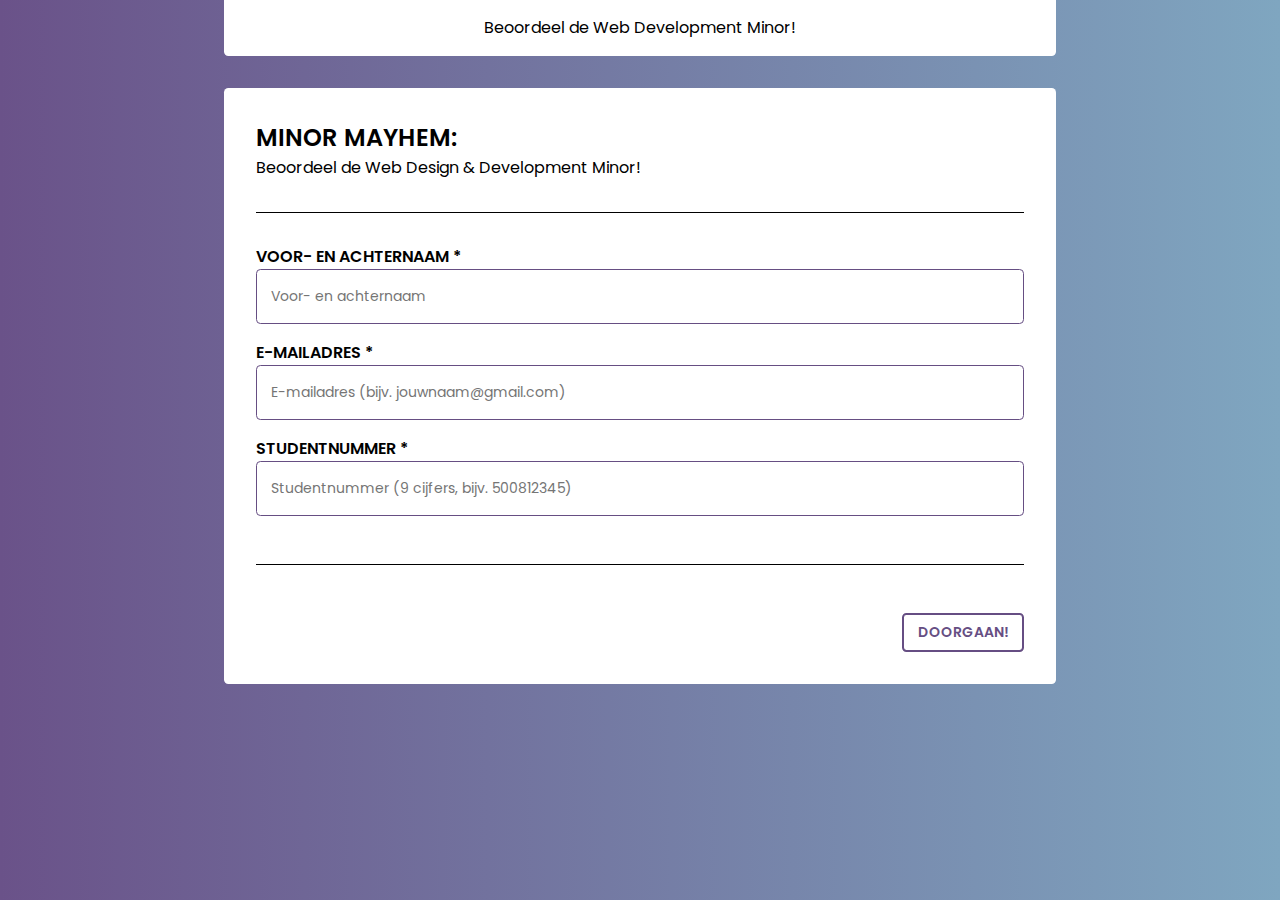
<file: index.html>
<!DOCTYPE html>
<html lang="nl">
	<head>
		<meta charset="UTF-8" />
		<meta http-equiv="X-UA-Compatible" content="IE=edge" />
		<meta name="viewport" content="width=device-width, initial-scale=1.0" />

		<title>Minor Mayhem</title>

		<link rel="stylesheet" href="./styles/style.css" />
		<link rel="icon" type="image/x-icon" href="./assets/favicon_lightmode.ico" media="(prefers-color-scheme: light)" />
		<link rel="icon" type="image/x-icon" href="./assets/favicon_darkmode.ico" media="(prefers-color-scheme: dark)" />

		<link rel="preconnect" href="https://fonts.googleapis.com" />
		<link rel="preconnect" href="https://fonts.gstatic.com" crossorigin />
		<link href="https://fonts.googleapis.com/css2?family=Poppins:wght@400;600&display=swap" rel="stylesheet" />

		<script src="./scripts/validateUser.js" type="module"></script>
	</head>
	<body>
		<main>
			<header>
				<p>Beoordeel de Web Development Minor!</p>
			</header>

			<section class="content">
				<header>
					<h1>Minor Mayhem:</h1>
					<p>Beoordeel de Web Design & Development Minor!</p>
				</header>
				<hr />
				<section>
					<form id="info_form" action="./dashboard.html" method="GET">
						<fieldset>
							<div>
								<input
									type="text"
									name="name"
									id="name"
									class="css-input"
									placeholder="Voor- en achternaam"
									autocomplete="off"
									required />
								<label for="name">Voor- en achternaam *</label>
								<p class="error"></p>
							</div>

							<div>
								<input
									type="text"
									name="email"
									id="email"
									class="css-input"
									placeholder="E-mailadres (bijv. jouwnaam@gmail.com)"
									autocapitalize="off"
									pattern="[A-Za-z0-9._%+-]+@[A-Za-z0-9.-]+\.[A-Za-z]{1,63}$"
									autocomplete="off"
									required />
								<label for="email">E-mailadres *</label>
								<p class="error"></p>
							</div>

							<div>
								<input
									type="text"
									inputmode="numeric"
									pattern="^[56]\d{8}$"
									name="studentnummer"
									id="studentnummer"
									class="css-input"
									placeholder="Studentnummer (9 cijfers, bijv. 500812345)"
									pattern="^[56]\d{8}$"
									autocomplete="off"
									required />
								<label for="studentnummer">Studentnummer *</label>
								<p class="error"></p>
							</div>
						</fieldset>
						<hr />
						<button type="submit">Doorgaan!</button>
					</form>
				</section>
			</section>
		</main>
	</body>
</html>
</file>
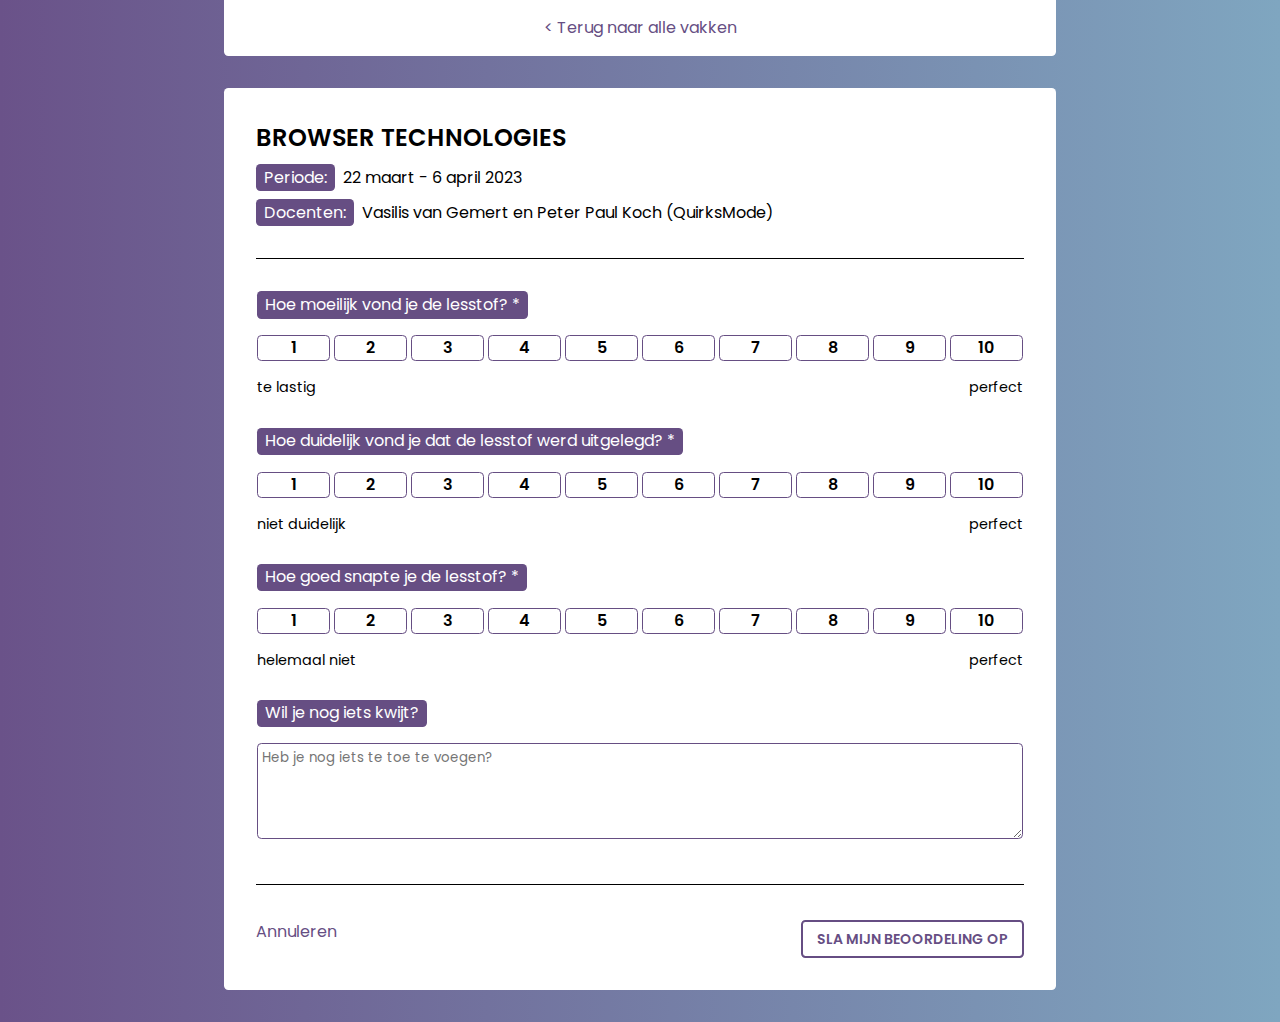
<file: bt.html>
<!DOCTYPE html>
<html lang="nl">
	<head>
		<meta charset="UTF-8" />
		<meta http-equiv="X-UA-Compatible" content="IE=edge" />
		<meta name="viewport" content="width=device-width, initial-scale=1.0" />

		<title>Minor Mayhem</title>

		<link rel="stylesheet" href="./styles/style.css" />
		<link rel="icon" type="image/x-icon" href="./assets/favicon_lightmode.ico" media="(prefers-color-scheme: light)" />
		<link rel="icon" type="image/x-icon" href="./assets/favicon_darkmode.ico" media="(prefers-color-scheme: dark)" />

		<link rel="preconnect" href="https://fonts.googleapis.com" />
		<link rel="preconnect" href="https://fonts.gstatic.com" crossorigin />
		<link href="https://fonts.googleapis.com/css2?family=Poppins:wght@400;600&display=swap" rel="stylesheet" />

		<script src="./scripts/validateVak.js" type="module"></script>
		<script src="./scripts/styling.js" type="module"></script>
	</head>
	<body>
		<main class="bt">
			<header>
				<a href="./dashboard.html">< Terug naar alle vakken</a>
			</header>

			<section class="content">
				<header>
					<h1>Browser Technologies</h1>
					<div class="vak_info">
						<p><span>Periode:</span> 22 maart - 6 april 2023</p>
						<p><span>Docenten:</span> Vasilis van Gemert en Peter Paul Koch (QuirksMode)</p>
					</div>
				</header>

				<hr />

				<section>
					<form class="enq" action="" method="GET">
						<fieldset>
							<p class="error"></p>
							<legend>Hoe moeilijk vond je de lesstof? *</legend>

							<div>
								<label>
									<input type="radio" name="schaal_lesstof" id="1" value="1" required />
									<span>1</span>
								</label>
								<label>
									<input type="radio" name="schaal_lesstof" id="2" value="2" />
									<span>2</span>
								</label>
								<label>
									<input type="radio" name="schaal_lesstof" id="3" value="3" />
									<span>3</span>
								</label>
								<label>
									<input type="radio" name="schaal_lesstof" id="4" value="4" />
									<span>4</span>
								</label>
								<label>
									<input type="radio" name="schaal_lesstof" id="5" value="5" />
									<span>5</span>
								</label>
								<label>
									<input type="radio" name="schaal_lesstof" id="6" value="6" />
									<span>6</span>
								</label>
								<label>
									<input type="radio" name="schaal_lesstof" id="7" value="7" />
									<span>7</span>
								</label>
								<label>
									<input type="radio" name="schaal_lesstof" id="8" value="8" />
									<span>8</span>
								</label>
								<label>
									<input type="radio" name="schaal_lesstof" id="9" value="9" />
									<span>9</span>
								</label>
								<label>
									<input type="radio" name="schaal_lesstof" id="10" value="10" />
									<span>10</span>
								</label>
							</div>

							<div>
								<p>te lastig</p>
								<p>perfect</p>
							</div>
						</fieldset>
						<fieldset>
							<p class="error"></p>
							<legend>Hoe duidelijk vond je dat de lesstof werd uitgelegd? *</legend>

							<div>
								<label>
									<input type="radio" name="schaal_uitleg" id="1" value="1" required />
									<span>1</span>
								</label>
								<label>
									<input type="radio" name="schaal_uitleg" id="2" value="2" />
									<span>2</span>
								</label>
								<label>
									<input type="radio" name="schaal_uitleg" id="3" value="3" />
									<span>3</span>
								</label>
								<label>
									<input type="radio" name="schaal_uitleg" id="4" value="4" />
									<span>4</span>
								</label>
								<label>
									<input type="radio" name="schaal_uitleg" id="5" value="5" />
									<span>5</span>
								</label>
								<label>
									<input type="radio" name="schaal_uitleg" id="6" value="6" />
									<span>6</span>
								</label>
								<label>
									<input type="radio" name="schaal_uitleg" id="7" value="7" />
									<span>7</span>
								</label>
								<label>
									<input type="radio" name="schaal_uitleg" id="8" value="8" />
									<span>8</span>
								</label>
								<label>
									<input type="radio" name="schaal_uitleg" id="9" value="9" />
									<span>9</span>
								</label>
								<label>
									<input type="radio" name="schaal_uitleg" id="10" value="10" />
									<span>10</span>
								</label>
							</div>

							<div>
								<p>niet duidelijk</p>
								<p>perfect</p>
							</div>
						</fieldset>

						<fieldset>
							<p class="error"></p>
							<legend>Hoe goed snapte je de lesstof? *</legend>

							<div>
								<label>
									<input type="radio" name="schaal_inzicht" id="1" value="1" required />
									<span>1</span>
								</label>
								<label>
									<input type="radio" name="schaal_inzicht" id="2" value="2" />
									<span>2</span>
								</label>
								<label>
									<input type="radio" name="schaal_inzicht" id="3" value="3" />
									<span>3</span>
								</label>
								<label>
									<input type="radio" name="schaal_inzicht" id="4" value="4" />
									<span>4</span>
								</label>
								<label>
									<input type="radio" name="schaal_inzicht" id="5" value="5" />
									<span>5</span>
								</label>
								<label>
									<input type="radio" name="schaal_inzicht" id="6" value="6" />
									<span>6</span>
								</label>
								<label>
									<input type="radio" name="schaal_inzicht" id="7" value="7" />
									<span>7</span>
								</label>
								<label>
									<input type="radio" name="schaal_inzicht" id="8" value="8" />
									<span>8</span>
								</label>
								<label>
									<input type="radio" name="schaal_inzicht" id="9" value="9" />
									<span>9</span>
								</label>
								<label>
									<input type="radio" name="schaal_inzicht" id="10" value="10" />
									<span>10</span>
								</label>
							</div>

							<div>
								<p>helemaal niet</p>
								<p>perfect</p>
							</div>
						</fieldset>
						<fieldset>
							<p></p>
							<legend>Wil je nog iets kwijt?</legend>
							<textarea
								name="kladblok"
								id="kladblok"
								placeholder="Heb je nog iets te toe te voegen?"></textarea>
						</fieldset>

						<hr />

						<div>
							<a href="./dashboard.html">Annuleren</a>
							<button type="submit">Sla mijn beoordeling op</button>
						</div>
					</form>
				</section>
			</section>
		</main>
	</body>
</html>
</file>
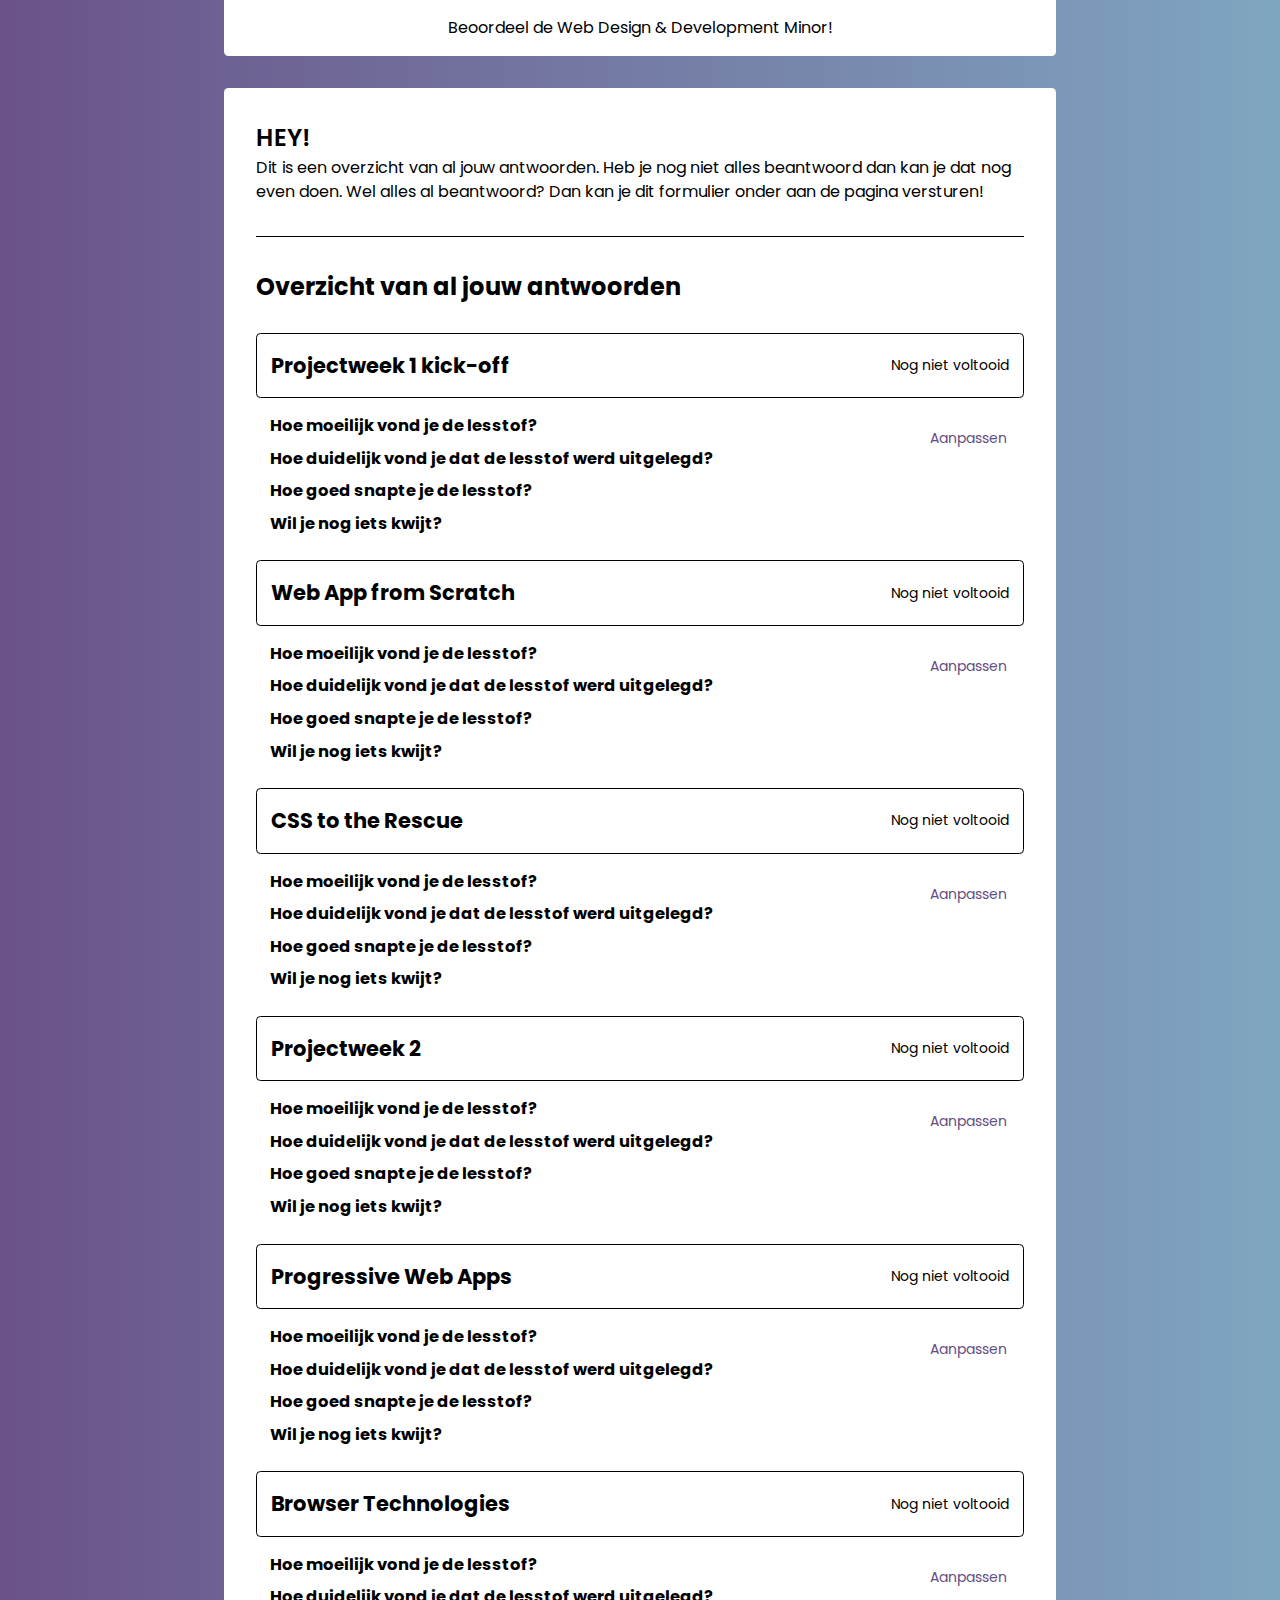
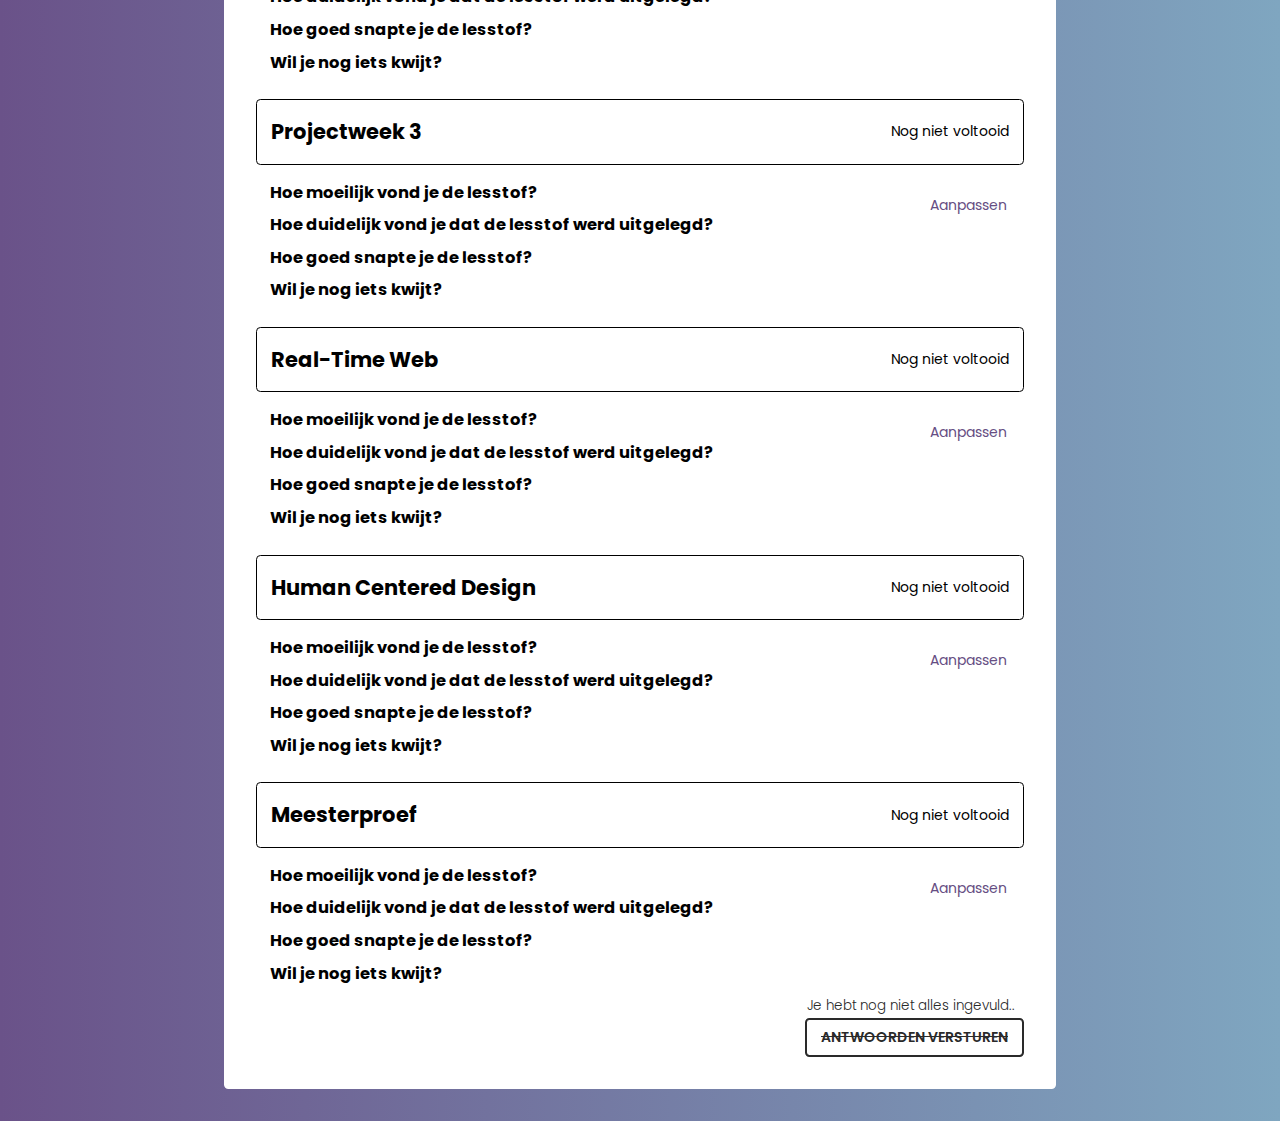
<file: confirm.html>
<!DOCTYPE html>
<html lang="nl">
	<head>
		<meta charset="UTF-8" />
		<meta http-equiv="X-UA-Compatible" content="IE=edge" />
		<meta name="viewport" content="width=device-width, initial-scale=1.0" />

		<title>Minor Mayhem</title>

		<link rel="stylesheet" href="./styles/style.css" />
		<link rel="icon" type="image/x-icon" href="./assets/favicon_lightmode.ico" media="(prefers-color-scheme: light)" />
		<link rel="icon" type="image/x-icon" href="./assets/favicon_darkmode.ico" media="(prefers-color-scheme: dark)" />

		<link rel="preconnect" href="https://fonts.googleapis.com" />
		<link rel="preconnect" href="https://fonts.gstatic.com" crossorigin />
		<link href="https://fonts.googleapis.com/css2?family=Poppins:wght@400;600&display=swap" rel="stylesheet" />

		<script src="./scripts/confirm.js" type="module"></script>
	</head>
	<body>
		<main>
			<header>
				<p>Beoordeel de Web Design & Development Minor!</p>
			</header>

			<section class="content">
				<header>
					<h1>Hey!</h1>
					<p>
						Dit is een overzicht van al jouw antwoorden. Heb je nog niet alles beantwoord dan kan je dat nog even doen. Wel alles al beantwoord? Dan kan je dit formulier onder aan de pagina versturen!
					</p>
				</header>
				<hr />
				<section>
					<header>
						<h2>Overzicht van al jouw antwoorden</h2>
					</header>

					<ul class="courses">
						<li>
							<div>
								<h2>Projectweek 1 kick-off</h2>
								<p class="progress">Nog niet voltooid</p>
							</div>
							<div class="answers">
								<ul>
									<li>
										<h3>Hoe moeilijk vond je de lesstof?</h3>
										<p class="schaal_lesstof"></p>
									</li>
									<li>
										<h3>Hoe duidelijk vond je dat de lesstof werd uitgelegd?</h3>
										<p class="schaal_uitleg"></p>
									</li>
									<li>
										<h3>Hoe goed snapte je de lesstof?</h3>
										<p class="schaal_inzicht"></p>
									</li>
									<li>
										<h3>Wil je nog iets kwijt?</h3>
										<p class="kladblok"></p>
									</li>
								</ul>
								<a href="./pw_1.html">Aanpassen</a>
							</div>
						</li>
						<li>
							<div>
								<h2>Web App from Scratch</h2>
								<p class="progress">Nog niet voltooid</p>
							</div>
							<div class="answers">
								<ul>
									<li>
										<h3>Hoe moeilijk vond je de lesstof?</h3>
										<p class="schaal_lesstof"></p>
									</li>
									<li>
										<h3>Hoe duidelijk vond je dat de lesstof werd uitgelegd?</h3>
										<p class="schaal_uitleg"></p>
									</li>
									<li>
										<h3>Hoe goed snapte je de lesstof?</h3>
										<p class="schaal_inzicht"></p>
									</li>
									<li>
										<h3>Wil je nog iets kwijt?</h3>
										<p class="kladblok"></p>
									</li>
								</ul>
								<a href="./wafs.html">Aanpassen</a>
							</div>
						</li>
						<li>
							<div>
								<h2>CSS to the Rescue</h2>
								<p class="progress">Nog niet voltooid</p>
							</div>
							<div class="answers">
								<ul>
									<li>
										<h3>Hoe moeilijk vond je de lesstof?</h3>
										<p class="schaal_lesstof"></p>
									</li>
									<li>
										<h3>Hoe duidelijk vond je dat de lesstof werd uitgelegd?</h3>
										<p class="schaal_uitleg"></p>
									</li>
									<li>
										<h3>Hoe goed snapte je de lesstof?</h3>
										<p class="schaal_inzicht"></p>
									</li>
									<li>
										<h3>Wil je nog iets kwijt?</h3>
										<p class="kladblok"></p>
									</li>
								</ul>
								<a href="./cssttr.html">Aanpassen</a>
							</div>
						</li>
						<li>
							<div>
								<h2>Projectweek 2</h2>
								<p class="progress">Nog niet voltooid</p>
							</div>
							<div class="answers">
								<ul>
									<li>
										<h3>Hoe moeilijk vond je de lesstof?</h3>
										<p class="schaal_lesstof"></p>
									</li>
									<li>
										<h3>Hoe duidelijk vond je dat de lesstof werd uitgelegd?</h3>
										<p class="schaal_uitleg"></p>
									</li>
									<li>
										<h3>Hoe goed snapte je de lesstof?</h3>
										<p class="schaal_inzicht"></p>
									</li>
									<li>
										<h3>Wil je nog iets kwijt?</h3>
										<p class="kladblok"></p>
									</li>
								</ul>
								<a href="./pw_2.html">Aanpassen</a>
							</div>
						</li>
						<li>
							<div>
								<h2>Progressive Web Apps</h2>
								<p class="progress">Nog niet voltooid</p>
							</div>
							<div class="answers">
								<ul>
									<li>
										<h3>Hoe moeilijk vond je de lesstof?</h3>
										<p class="schaal_lesstof"></p>
									</li>
									<li>
										<h3>Hoe duidelijk vond je dat de lesstof werd uitgelegd?</h3>
										<p class="schaal_uitleg"></p>
									</li>
									<li>
										<h3>Hoe goed snapte je de lesstof?</h3>
										<p class="schaal_inzicht"></p>
									</li>
									<li>
										<h3>Wil je nog iets kwijt?</h3>
										<p class="kladblok"></p>
									</li>
								</ul>
								<a href="./pwa.html">Aanpassen</a>
							</div>
						</li>
						<li>
							<div>
								<h2>Browser Technologies</h2>
								<p class="progress">Nog niet voltooid</p>
							</div>
							<div class="answers">
								<ul>
									<li>
										<h3>Hoe moeilijk vond je de lesstof?</h3>
										<p class="schaal_lesstof"></p>
									</li>
									<li>
										<h3>Hoe duidelijk vond je dat de lesstof werd uitgelegd?</h3>
										<p class="schaal_uitleg"></p>
									</li>
									<li>
										<h3>Hoe goed snapte je de lesstof?</h3>
										<p class="schaal_inzicht"></p>
									</li>
									<li>
										<h3>Wil je nog iets kwijt?</h3>
										<p class="kladblok"></p>
									</li>
								</ul>
								<a href="./bt.html">Aanpassen</a>
							</div>
						</li>
						<li>
							<div>
								<h2>Projectweek 3</h2>
								<p class="progress">Nog niet voltooid</p>
							</div>
							<div class="answers">
								<ul>
									<li>
										<h3>Hoe moeilijk vond je de lesstof?</h3>
										<p class="schaal_lesstof"></p>
									</li>
									<li>
										<h3>Hoe duidelijk vond je dat de lesstof werd uitgelegd?</h3>
										<p class="schaal_uitleg"></p>
									</li>
									<li>
										<h3>Hoe goed snapte je de lesstof?</h3>
										<p class="schaal_inzicht"></p>
									</li>
									<li>
										<h3>Wil je nog iets kwijt?</h3>
										<p class="kladblok"></p>
									</li>
								</ul>
								<a href="./pw_3.html">Aanpassen</a>
							</div>
						</li>
						<li>
							<div>
								<h2>Real-Time Web</h2>
								<p class="progress">Nog niet voltooid</p>
							</div>
							<div class="answers">
								<ul>
									<li>
										<h3>Hoe moeilijk vond je de lesstof?</h3>
										<p class="schaal_lesstof"></p>
									</li>
									<li>
										<h3>Hoe duidelijk vond je dat de lesstof werd uitgelegd?</h3>
										<p class="schaal_uitleg"></p>
									</li>
									<li>
										<h3>Hoe goed snapte je de lesstof?</h3>
										<p class="schaal_inzicht"></p>
									</li>
									<li>
										<h3>Wil je nog iets kwijt?</h3>
										<p class="kladblok"></p>
									</li>
								</ul>
								<a href="./rw.html">Aanpassen</a>
							</div>
						</li>
						<li>
							<div>
								<h2>Human Centered Design</h2>
								<p class="progress">Nog niet voltooid</p>
							</div>
							<div class="answers">
								<ul>
									<li>
										<h3>Hoe moeilijk vond je de lesstof?</h3>
										<p class="schaal_lesstof"></p>
									</li>
									<li>
										<h3>Hoe duidelijk vond je dat de lesstof werd uitgelegd?</h3>
										<p class="schaal_uitleg"></p>
									</li>
									<li>
										<h3>Hoe goed snapte je de lesstof?</h3>
										<p class="schaal_inzicht"></p>
									</li>
									<li>
										<h3>Wil je nog iets kwijt?</h3>
										<p class="kladblok"></p>
									</li>
								</ul>
								<a href="./hcd.html">Aanpassen</a>
							</div>
						</li>
						<li>
							<div>
								<h2>Meesterproef</h2>
								<p class="progress">Nog niet voltooid</p>
							</div>
							<div class="answers">
								<ul>
									<li>
										<h3>Hoe moeilijk vond je de lesstof?</h3>
										<p class="schaal_lesstof"></p>
									</li>
									<li>
										<h3>Hoe duidelijk vond je dat de lesstof werd uitgelegd?</h3>
										<p class="schaal_uitleg"></p>
									</li>
									<li>
										<h3>Hoe goed snapte je de lesstof?</h3>
										<p class="schaal_inzicht"></p>
									</li>
									<li>
										<h3>Wil je nog iets kwijt?</h3>
										<p class="kladblok"></p>
									</li>
								</ul>
								<a href="./meesterproef.html">Aanpassen</a>
							</div>
						</li>
					</ul>
				</section>

				<a href="/confirmed.html" class="disable" data-text="Je hebt nog niet alles ingevuld..">Antwoorden versturen</a>
			</section>
		</main>
	</body>
</html>
</file>
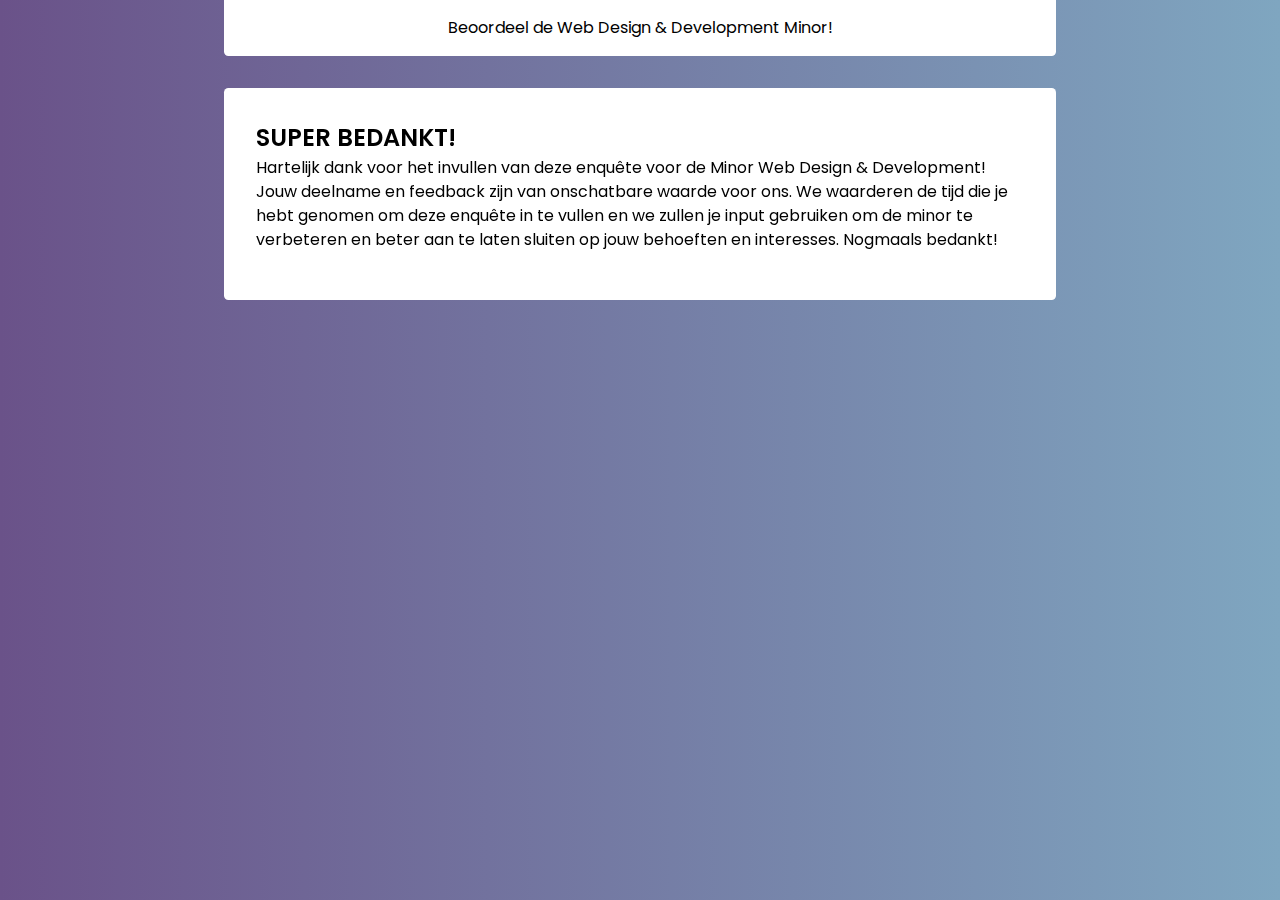
<file: confirmed.html>
<!DOCTYPE html>
<html lang="nl">
	<head>
		<meta charset="UTF-8" />
		<meta http-equiv="X-UA-Compatible" content="IE=edge" />
		<meta name="viewport" content="width=device-width, initial-scale=1.0" />

		<title>Minor Mayhem</title>

		<link rel="stylesheet" href="./styles/style.css" />
		<link rel="icon" type="image/x-icon" href="./assets/favicon_lightmode.ico" media="(prefers-color-scheme: light)" />
		<link rel="icon" type="image/x-icon" href="./assets/favicon_darkmode.ico" media="(prefers-color-scheme: dark)" />

		<link rel="preconnect" href="https://fonts.googleapis.com" />
		<link rel="preconnect" href="https://fonts.gstatic.com" crossorigin />
		<link href="https://fonts.googleapis.com/css2?family=Poppins:wght@400;600&display=swap" rel="stylesheet" />

		<script src="./scripts/fun.js" type="module"></script>
	</head>
	<body>
		<main>
			<header>
				<p>Beoordeel de Web Design & Development Minor!</p>
			</header>

			<section class="content z">
				<header>
					<h1>Super bedankt!</h1>
					<p>
						Hartelijk dank voor het invullen van deze enquête voor de Minor Web Design & Development! Jouw
						deelname en feedback zijn van onschatbare waarde voor ons. We waarderen de tijd die je hebt
						genomen om deze enquête in te vullen en we zullen je input gebruiken om de minor te verbeteren
						en beter aan te laten sluiten op jouw behoeften en interesses. Nogmaals bedankt!
					</p>
				</header>
				<section data-bubble>
					<div></div>
				</section>
				<svg>
					<defs>
						<filter id="blob">
							<feGaussianBlur in="SourceGraphic" stdDeviation="10" result="blur"></feGaussianBlur>
							<feColorMatrix
								in="blur"
								mode="matrix"
								values="1 0 0 0 0  0 1 0 0 0  0 0 1 0 0  0 0 0 19 -9"
								result="blob"></feColorMatrix>
							<feComposite in="SourceGraphic" in2="blob" operator="atop"></feComposite>
						</filter>
					</defs>
				</svg>
			</section>
		</main>
	</body>
</html>
</file>
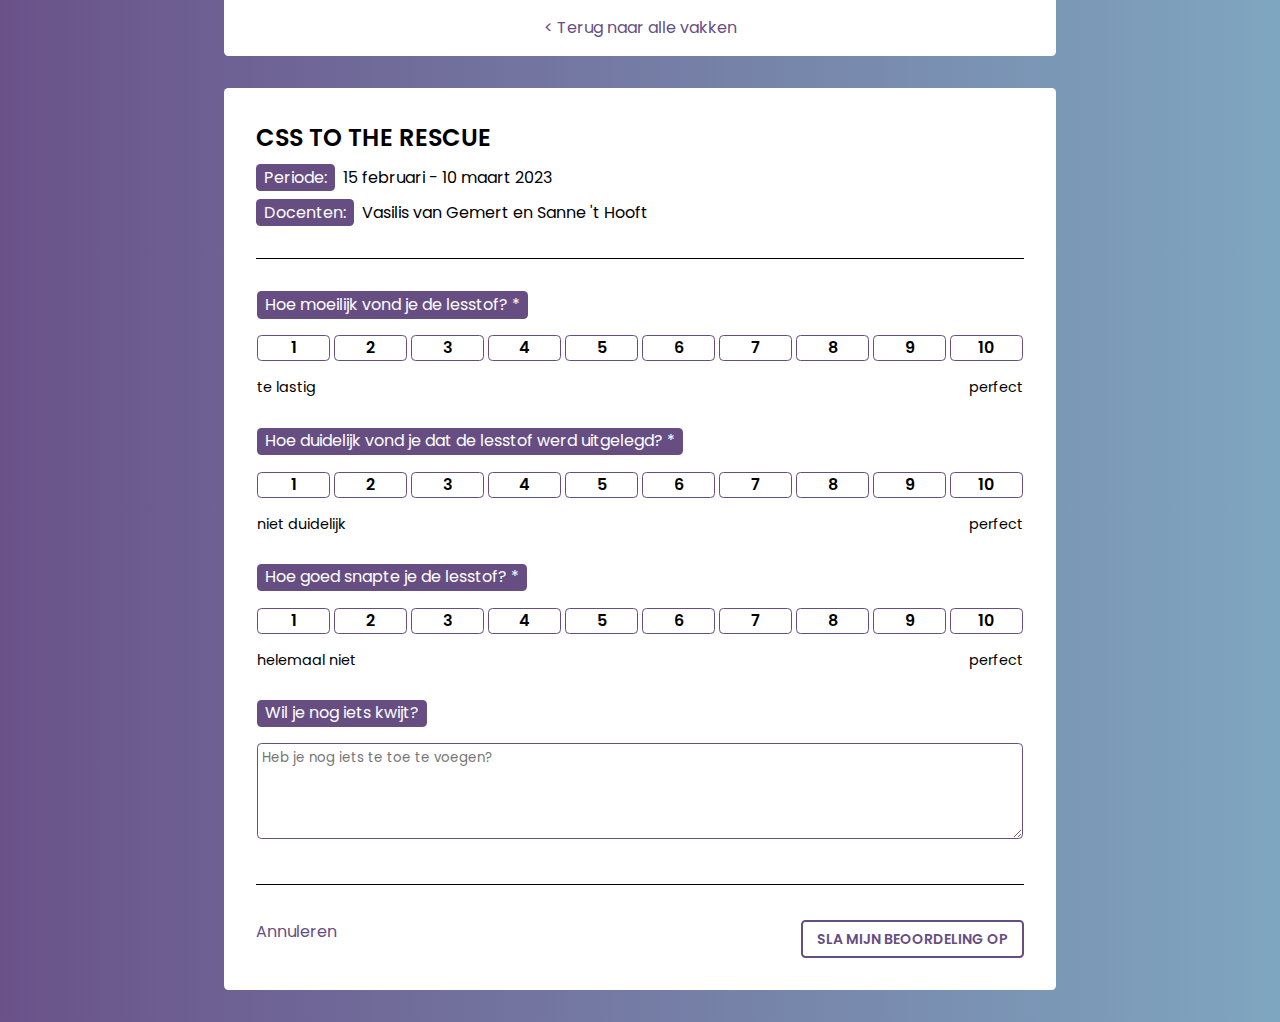
<file: cssttr.html>
<!DOCTYPE html>
<html lang="nl">
	<head>
		<meta charset="UTF-8" />
		<meta http-equiv="X-UA-Compatible" content="IE=edge" />
		<meta name="viewport" content="width=device-width, initial-scale=1.0" />

		<title>Minor Mayhem</title>

		<link rel="stylesheet" href="./styles/style.css" />
		<link rel="icon" type="image/x-icon" href="./assets/favicon_lightmode.ico" media="(prefers-color-scheme: light)" />
		<link rel="icon" type="image/x-icon" href="./assets/favicon_darkmode.ico" media="(prefers-color-scheme: dark)" />

		<link rel="preconnect" href="https://fonts.googleapis.com" />
		<link rel="preconnect" href="https://fonts.gstatic.com" crossorigin />
		<link href="https://fonts.googleapis.com/css2?family=Poppins:wght@400;600&display=swap" rel="stylesheet" />

		<script src="./scripts/validateVak.js" type="module"></script>
		<script src="./scripts/styling.js" type="module"></script>
	</head>
	<body>
		<main class="cssttr">
			<header>
				<a href="./dashboard.html">< Terug naar alle vakken</a>
			</header>

			<section class="content">
				<header>
					<h1>CSS to the Rescue</h1>
					<div class="vak_info">
						<p><span>Periode:</span> 15 februari - 10 maart 2023</p>
						<p><span>Docenten:</span> Vasilis van Gemert en Sanne 't Hooft</p>
					</div>
				</header>

				<hr />

				<section>
					<form class="enq" action="" method="GET">
						<fieldset>
							<p class="error"></p>
							<legend>Hoe moeilijk vond je de lesstof? *</legend>

							<div>
								<label>
									<input type="radio" name="schaal_lesstof" id="1" value="1" required />
									<span>1</span>
								</label>
								<label>
									<input type="radio" name="schaal_lesstof" id="2" value="2" />
									<span>2</span>
								</label>
								<label>
									<input type="radio" name="schaal_lesstof" id="3" value="3" />
									<span>3</span>
								</label>
								<label>
									<input type="radio" name="schaal_lesstof" id="4" value="4" />
									<span>4</span>
								</label>
								<label>
									<input type="radio" name="schaal_lesstof" id="5" value="5" />
									<span>5</span>
								</label>
								<label>
									<input type="radio" name="schaal_lesstof" id="6" value="6" />
									<span>6</span>
								</label>
								<label>
									<input type="radio" name="schaal_lesstof" id="7" value="7" />
									<span>7</span>
								</label>
								<label>
									<input type="radio" name="schaal_lesstof" id="8" value="8" />
									<span>8</span>
								</label>
								<label>
									<input type="radio" name="schaal_lesstof" id="9" value="9" />
									<span>9</span>
								</label>
								<label>
									<input type="radio" name="schaal_lesstof" id="10" value="10" />
									<span>10</span>
								</label>
							</div>

							<div>
								<p>te lastig</p>
								<p>perfect</p>
							</div>
						</fieldset>
						<fieldset>
							<p class="error"></p>
							<legend>Hoe duidelijk vond je dat de lesstof werd uitgelegd? *</legend>

							<div>
								<label>
									<input type="radio" name="schaal_uitleg" id="1" value="1" required />
									<span>1</span>
								</label>
								<label>
									<input type="radio" name="schaal_uitleg" id="2" value="2" />
									<span>2</span>
								</label>
								<label>
									<input type="radio" name="schaal_uitleg" id="3" value="3" />
									<span>3</span>
								</label>
								<label>
									<input type="radio" name="schaal_uitleg" id="4" value="4" />
									<span>4</span>
								</label>
								<label>
									<input type="radio" name="schaal_uitleg" id="5" value="5" />
									<span>5</span>
								</label>
								<label>
									<input type="radio" name="schaal_uitleg" id="6" value="6" />
									<span>6</span>
								</label>
								<label>
									<input type="radio" name="schaal_uitleg" id="7" value="7" />
									<span>7</span>
								</label>
								<label>
									<input type="radio" name="schaal_uitleg" id="8" value="8" />
									<span>8</span>
								</label>
								<label>
									<input type="radio" name="schaal_uitleg" id="9" value="9" />
									<span>9</span>
								</label>
								<label>
									<input type="radio" name="schaal_uitleg" id="10" value="10" />
									<span>10</span>
								</label>
							</div>

							<div>
								<p>niet duidelijk</p>
								<p>perfect</p>
							</div>
						</fieldset>

						<fieldset>
							<p class="error"></p>
							<legend>Hoe goed snapte je de lesstof? *</legend>

							<div>
								<label>
									<input type="radio" name="schaal_inzicht" id="1" value="1" required />
									<span>1</span>
								</label>
								<label>
									<input type="radio" name="schaal_inzicht" id="2" value="2" />
									<span>2</span>
								</label>
								<label>
									<input type="radio" name="schaal_inzicht" id="3" value="3" />
									<span>3</span>
								</label>
								<label>
									<input type="radio" name="schaal_inzicht" id="4" value="4" />
									<span>4</span>
								</label>
								<label>
									<input type="radio" name="schaal_inzicht" id="5" value="5" />
									<span>5</span>
								</label>
								<label>
									<input type="radio" name="schaal_inzicht" id="6" value="6" />
									<span>6</span>
								</label>
								<label>
									<input type="radio" name="schaal_inzicht" id="7" value="7" />
									<span>7</span>
								</label>
								<label>
									<input type="radio" name="schaal_inzicht" id="8" value="8" />
									<span>8</span>
								</label>
								<label>
									<input type="radio" name="schaal_inzicht" id="9" value="9" />
									<span>9</span>
								</label>
								<label>
									<input type="radio" name="schaal_inzicht" id="10" value="10" />
									<span>10</span>
								</label>
							</div>

							<div>
								<p>helemaal niet</p>
								<p>perfect</p>
							</div>
						</fieldset>
						<fieldset>
							<p></p>
							<legend>Wil je nog iets kwijt?</legend>
							<textarea
								name="kladblok"
								id="kladblok"
								placeholder="Heb je nog iets te toe te voegen?"></textarea>
						</fieldset>

						<hr />

						<div>
							<a href="./dashboard.html">Annuleren</a>
							<button type="submit">Sla mijn beoordeling op</button>
						</div>
					</form>
				</section>
			</section>
		</main>
	</body>
</html>
</file>
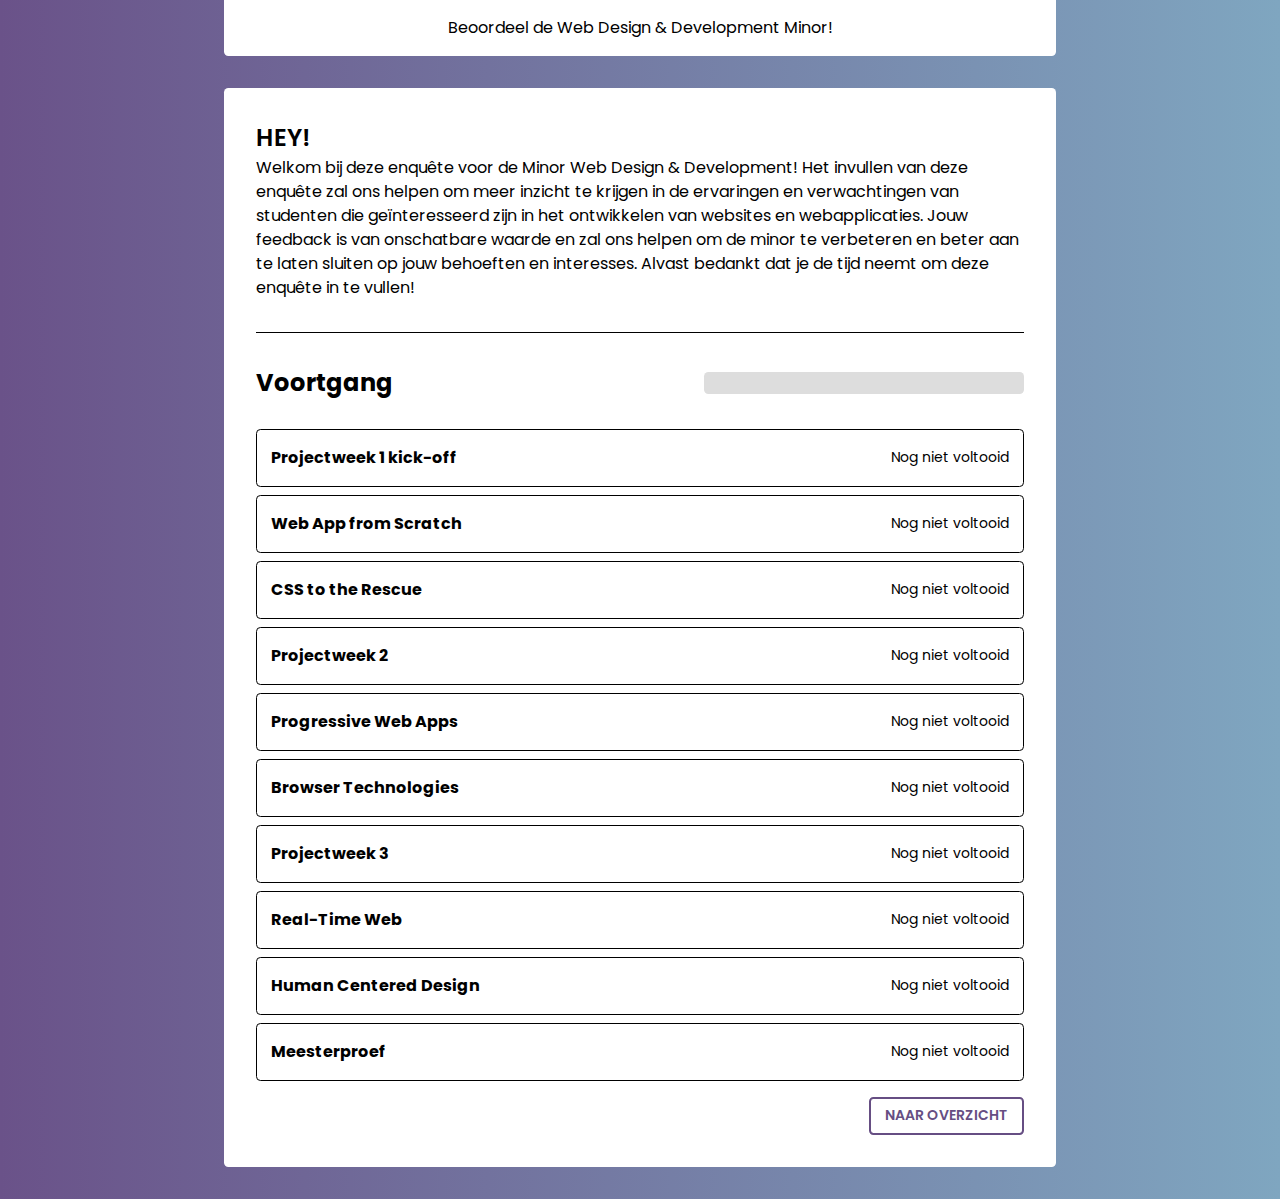
<file: dashboard.html>
<!DOCTYPE html>
<html lang="nl">
	<head>
		<meta charset="UTF-8" />
		<meta http-equiv="X-UA-Compatible" content="IE=edge" />
		<meta name="viewport" content="width=device-width, initial-scale=1.0" />

		<title>Minor Mayhem</title>

		<link rel="stylesheet" href="./styles/style.css" />
		<link rel="icon" type="image/x-icon" href="./assets/favicon_lightmode.ico" media="(prefers-color-scheme: light)" />
		<link rel="icon" type="image/x-icon" href="./assets/favicon_darkmode.ico" media="(prefers-color-scheme: dark)" />

		<link rel="preconnect" href="https://fonts.googleapis.com" />
		<link rel="preconnect" href="https://fonts.gstatic.com" crossorigin />
		<link href="https://fonts.googleapis.com/css2?family=Poppins:wght@400;600&display=swap" rel="stylesheet" />

		<script src="./scripts/dashboard.js" type="module"></script>
	</head>
	<body>
		<main>
			<header>
				<p>Beoordeel de Web Design & Development Minor!</p>
			</header>

			<section class="content">
				<header>
					<h1>Hey!</h1>
					<p>
						Welkom bij deze enquête voor de Minor Web Design & Development! Het invullen van deze enquête
						zal ons helpen om meer inzicht te krijgen in de ervaringen en verwachtingen van studenten die
						geïnteresseerd zijn in het ontwikkelen van websites en webapplicaties. Jouw feedback is van
						onschatbare waarde en zal ons helpen om de minor te verbeteren en beter aan te laten sluiten op
						jouw behoeften en interesses. Alvast bedankt dat je de tijd neemt om deze enquête in te vullen!
					</p>
				</header>
				<hr />
				<section>
					<header>
						<h2>Voortgang</h2>
						<div class="progress_bar" data-progress="">
							<div></div>
						</div>
					</header>

					<ul class="courses">
						<li>
							<a href="./pw_1.html">
								<h2>Projectweek 1 kick-off</h2>
								<p class="progress">Nog niet voltooid</p>
							</a>
						</li>
						<li>
							<a href="./wafs.html">
								<h2>Web App from Scratch</h2>
								<p class="progress">Nog niet voltooid</p>
							</a>
						</li>
						<li>
							<a href="./cssttr.html">
								<h2>CSS to the Rescue</h2>
								<p class="progress">Nog niet voltooid</p>
							</a>
						</li>
						<li>
							<a href="./pw_2.html">
								<h2>Projectweek 2</h2>
								<p class="progress">Nog niet voltooid</p>
							</a>
						</li>
						<li>
							<a href="./pwa.html">
								<h2>Progressive Web Apps</h2>
								<p class="progress">Nog niet voltooid</p>
							</a>
						</li>
						<li>
							<a href="./bt.html">
								<h2>Browser Technologies</h2>
								<p class="progress">Nog niet voltooid</p>
							</a>
						</li>
						<li>
							<a href="./pw_3.html">
								<h2>Projectweek 3</h2>
								<p class="progress">Nog niet voltooid</p>
							</a>
						</li>
						<li>
							<a href="./rw.html">
								<h2>Real-Time Web</h2>
								<p class="progress">Nog niet voltooid</p>
							</a>
						</li>
						<li>
							<a href="./hcd.html">
								<h2>Human Centered Design</h2>
								<p class="progress">Nog niet voltooid</p>
							</a>
						</li>
						<li>
							<a href="./meesterproef.html">
								<h2>Meesterproef</h2>
								<p class="progress">Nog niet voltooid</p>
							</a>
						</li>
					</ul>
				</section>

				<a href="/confirm.html">Naar overzicht</a>
			</section>
		</main>
	</body>
</html>
</file>
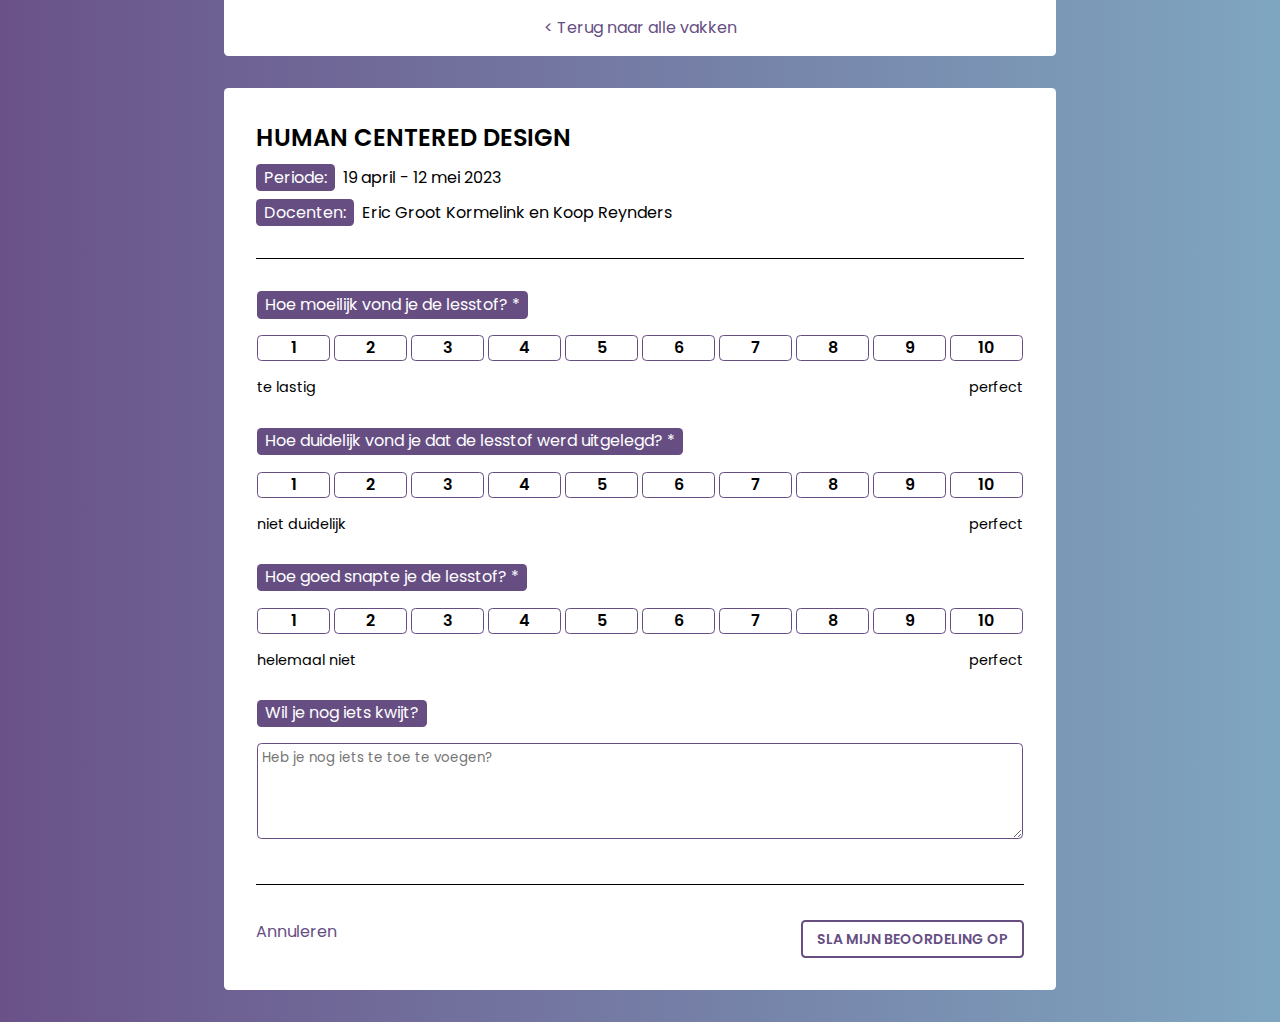
<file: hcd.html>
<!DOCTYPE html>
<html lang="nl">
	<head>
		<meta charset="UTF-8" />
		<meta http-equiv="X-UA-Compatible" content="IE=edge" />
		<meta name="viewport" content="width=device-width, initial-scale=1.0" />

		<title>Minor Mayhem</title>

		<link rel="stylesheet" href="./styles/style.css" />
		<link rel="icon" type="image/x-icon" href="./assets/favicon_lightmode.ico" media="(prefers-color-scheme: light)" />
		<link rel="icon" type="image/x-icon" href="./assets/favicon_darkmode.ico" media="(prefers-color-scheme: dark)" />

		<link rel="preconnect" href="https://fonts.googleapis.com" />
		<link rel="preconnect" href="https://fonts.gstatic.com" crossorigin />
		<link href="https://fonts.googleapis.com/css2?family=Poppins:wght@400;600&display=swap" rel="stylesheet" />

		<script src="./scripts/validateVak.js" type="module"></script>
		<script src="./scripts/styling.js" type="module"></script>
	</head>
	<body>
		<main class="hcd">
			<header>
				<a href="./dashboard.html">< Terug naar alle vakken</a>
			</header>

			<section class="content">
				<header>
					<h1>Human Centered Design</h1>
					<div class="vak_info">
						<p><span>Periode:</span> 19 april - 12 mei 2023</p>
						<p><span>Docenten:</span> Eric Groot Kormelink en Koop Reynders</p>
					</div>
				</header>

				<hr />

				<section>
					<form class="enq" action="" method="GET">
						<fieldset>
							<p class="error"></p>
							<legend>Hoe moeilijk vond je de lesstof? *</legend>

							<div>
								<label>
									<input type="radio" name="schaal_lesstof" id="1" value="1" required />
									<span>1</span>
								</label>
								<label>
									<input type="radio" name="schaal_lesstof" id="2" value="2" />
									<span>2</span>
								</label>
								<label>
									<input type="radio" name="schaal_lesstof" id="3" value="3" />
									<span>3</span>
								</label>
								<label>
									<input type="radio" name="schaal_lesstof" id="4" value="4" />
									<span>4</span>
								</label>
								<label>
									<input type="radio" name="schaal_lesstof" id="5" value="5" />
									<span>5</span>
								</label>
								<label>
									<input type="radio" name="schaal_lesstof" id="6" value="6" />
									<span>6</span>
								</label>
								<label>
									<input type="radio" name="schaal_lesstof" id="7" value="7" />
									<span>7</span>
								</label>
								<label>
									<input type="radio" name="schaal_lesstof" id="8" value="8" />
									<span>8</span>
								</label>
								<label>
									<input type="radio" name="schaal_lesstof" id="9" value="9" />
									<span>9</span>
								</label>
								<label>
									<input type="radio" name="schaal_lesstof" id="10" value="10" />
									<span>10</span>
								</label>
							</div>

							<div>
								<p>te lastig</p>
								<p>perfect</p>
							</div>
						</fieldset>
						<fieldset>
							<p class="error"></p>
							<legend>Hoe duidelijk vond je dat de lesstof werd uitgelegd? *</legend>

							<div>
								<label>
									<input type="radio" name="schaal_uitleg" id="1" value="1" required />
									<span>1</span>
								</label>
								<label>
									<input type="radio" name="schaal_uitleg" id="2" value="2" />
									<span>2</span>
								</label>
								<label>
									<input type="radio" name="schaal_uitleg" id="3" value="3" />
									<span>3</span>
								</label>
								<label>
									<input type="radio" name="schaal_uitleg" id="4" value="4" />
									<span>4</span>
								</label>
								<label>
									<input type="radio" name="schaal_uitleg" id="5" value="5" />
									<span>5</span>
								</label>
								<label>
									<input type="radio" name="schaal_uitleg" id="6" value="6" />
									<span>6</span>
								</label>
								<label>
									<input type="radio" name="schaal_uitleg" id="7" value="7" />
									<span>7</span>
								</label>
								<label>
									<input type="radio" name="schaal_uitleg" id="8" value="8" />
									<span>8</span>
								</label>
								<label>
									<input type="radio" name="schaal_uitleg" id="9" value="9" />
									<span>9</span>
								</label>
								<label>
									<input type="radio" name="schaal_uitleg" id="10" value="10" />
									<span>10</span>
								</label>
							</div>

							<div>
								<p>niet duidelijk</p>
								<p>perfect</p>
							</div>
						</fieldset>

						<fieldset>
							<p class="error"></p>
							<legend>Hoe goed snapte je de lesstof? *</legend>

							<div>
								<label>
									<input type="radio" name="schaal_inzicht" id="1" value="1" required />
									<span>1</span>
								</label>
								<label>
									<input type="radio" name="schaal_inzicht" id="2" value="2" />
									<span>2</span>
								</label>
								<label>
									<input type="radio" name="schaal_inzicht" id="3" value="3" />
									<span>3</span>
								</label>
								<label>
									<input type="radio" name="schaal_inzicht" id="4" value="4" />
									<span>4</span>
								</label>
								<label>
									<input type="radio" name="schaal_inzicht" id="5" value="5" />
									<span>5</span>
								</label>
								<label>
									<input type="radio" name="schaal_inzicht" id="6" value="6" />
									<span>6</span>
								</label>
								<label>
									<input type="radio" name="schaal_inzicht" id="7" value="7" />
									<span>7</span>
								</label>
								<label>
									<input type="radio" name="schaal_inzicht" id="8" value="8" />
									<span>8</span>
								</label>
								<label>
									<input type="radio" name="schaal_inzicht" id="9" value="9" />
									<span>9</span>
								</label>
								<label>
									<input type="radio" name="schaal_inzicht" id="10" value="10" />
									<span>10</span>
								</label>
							</div>

							<div>
								<p>helemaal niet</p>
								<p>perfect</p>
							</div>
						</fieldset>
						<fieldset>
							<p></p>
							<legend>Wil je nog iets kwijt?</legend>
							<textarea
								name="kladblok"
								id="kladblok"
								placeholder="Heb je nog iets te toe te voegen?"></textarea>
						</fieldset>

						<hr />

						<div>
							<a href="./dashboard.html">Annuleren</a>
							<button type="submit">Sla mijn beoordeling op</button>
						</div>
					</form>
				</section>
			</section>
		</main>
	</body>
</html>
</file>
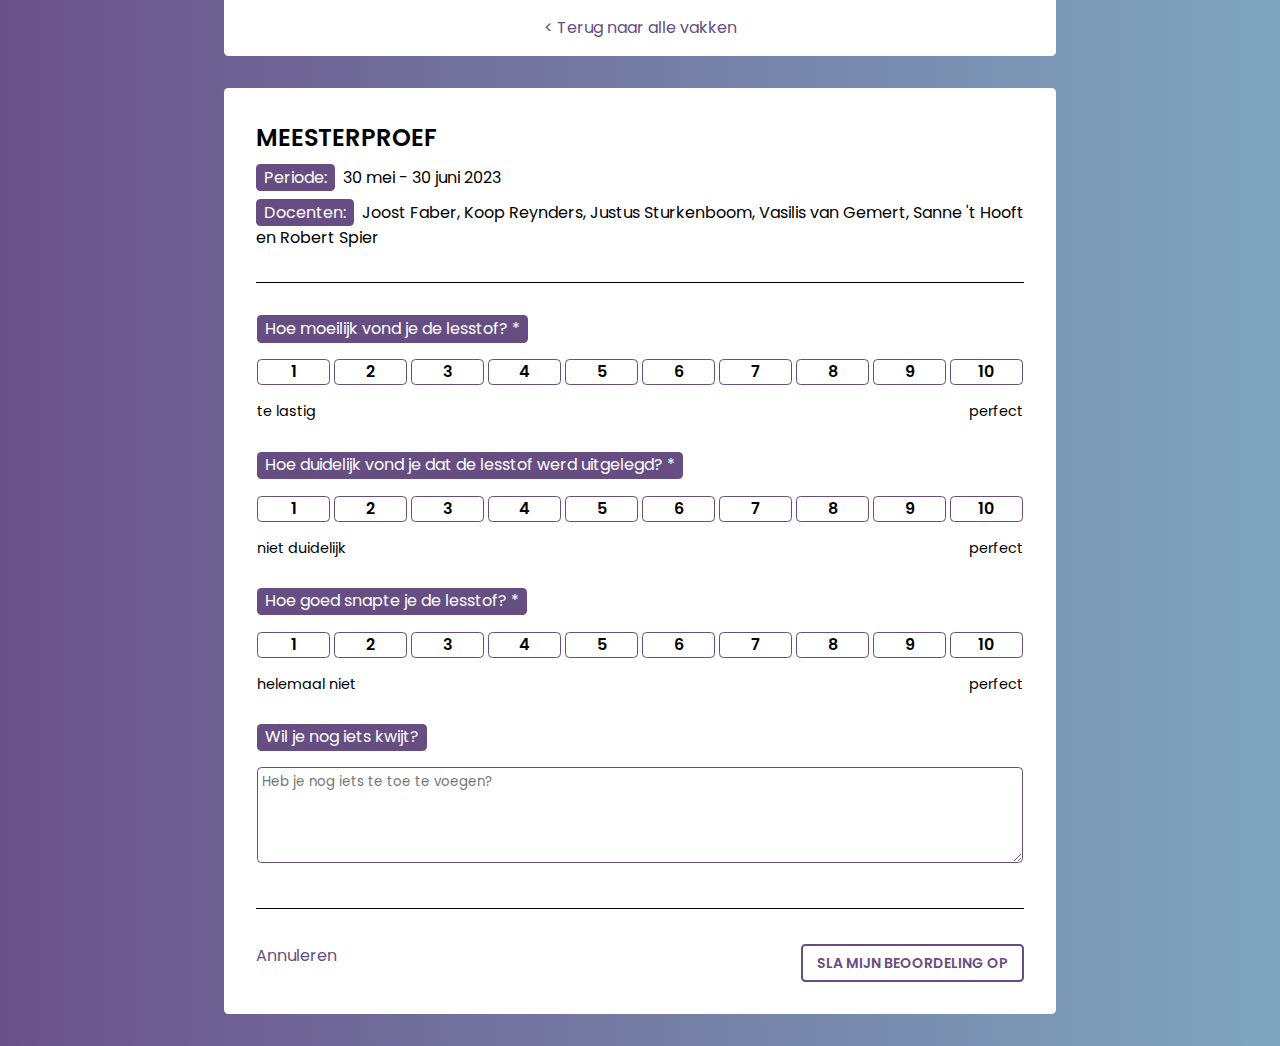
<file: meesterproef.html>
<!DOCTYPE html>
<html lang="nl">
	<head>
		<meta charset="UTF-8" />
		<meta http-equiv="X-UA-Compatible" content="IE=edge" />
		<meta name="viewport" content="width=device-width, initial-scale=1.0" />

		<title>Minor Mayhem</title>

		<link rel="stylesheet" href="./styles/style.css" />
		<link rel="icon" type="image/x-icon" href="./assets/favicon_lightmode.ico" media="(prefers-color-scheme: light)" />
		<link rel="icon" type="image/x-icon" href="./assets/favicon_darkmode.ico" media="(prefers-color-scheme: dark)" />

		<link rel="preconnect" href="https://fonts.googleapis.com" />
		<link rel="preconnect" href="https://fonts.gstatic.com" crossorigin />
		<link href="https://fonts.googleapis.com/css2?family=Poppins:wght@400;600&display=swap" rel="stylesheet" />

		<script src="./scripts/validateVak.js" type="module"></script>
		<script src="./scripts/styling.js" type="module"></script>
	</head>
	<body>
		<main class="meesterproef">
			<header>
				<a href="./dashboard.html">< Terug naar alle vakken</a>
			</header>

			<section class="content">
				<header>
					<h1>Meesterproef</h1>
					<div class="vak_info">
						<p><span>Periode:</span> 30 mei - 30 juni 2023</p>
						<p>
							<span>Docenten:</span> Joost Faber, Koop Reynders, Justus Sturkenboom, Vasilis van Gemert,
							Sanne 't Hooft en Robert Spier
						</p>
					</div>
				</header>

				<hr />

				<section>
					<form class="enq" action="" method="GET">
						<fieldset>
							<p class="error"></p>
							<legend>Hoe moeilijk vond je de lesstof? *</legend>

							<div>
								<label>
									<input type="radio" name="schaal_lesstof" id="1" value="1" required />
									<span>1</span>
								</label>
								<label>
									<input type="radio" name="schaal_lesstof" id="2" value="2" />
									<span>2</span>
								</label>
								<label>
									<input type="radio" name="schaal_lesstof" id="3" value="3" />
									<span>3</span>
								</label>
								<label>
									<input type="radio" name="schaal_lesstof" id="4" value="4" />
									<span>4</span>
								</label>
								<label>
									<input type="radio" name="schaal_lesstof" id="5" value="5" />
									<span>5</span>
								</label>
								<label>
									<input type="radio" name="schaal_lesstof" id="6" value="6" />
									<span>6</span>
								</label>
								<label>
									<input type="radio" name="schaal_lesstof" id="7" value="7" />
									<span>7</span>
								</label>
								<label>
									<input type="radio" name="schaal_lesstof" id="8" value="8" />
									<span>8</span>
								</label>
								<label>
									<input type="radio" name="schaal_lesstof" id="9" value="9" />
									<span>9</span>
								</label>
								<label>
									<input type="radio" name="schaal_lesstof" id="10" value="10" />
									<span>10</span>
								</label>
							</div>

							<div>
								<p>te lastig</p>
								<p>perfect</p>
							</div>
						</fieldset>
						<fieldset>
							<p class="error"></p>
							<legend>Hoe duidelijk vond je dat de lesstof werd uitgelegd? *</legend>

							<div>
								<label>
									<input type="radio" name="schaal_uitleg" id="1" value="1" required />
									<span>1</span>
								</label>
								<label>
									<input type="radio" name="schaal_uitleg" id="2" value="2" />
									<span>2</span>
								</label>
								<label>
									<input type="radio" name="schaal_uitleg" id="3" value="3" />
									<span>3</span>
								</label>
								<label>
									<input type="radio" name="schaal_uitleg" id="4" value="4" />
									<span>4</span>
								</label>
								<label>
									<input type="radio" name="schaal_uitleg" id="5" value="5" />
									<span>5</span>
								</label>
								<label>
									<input type="radio" name="schaal_uitleg" id="6" value="6" />
									<span>6</span>
								</label>
								<label>
									<input type="radio" name="schaal_uitleg" id="7" value="7" />
									<span>7</span>
								</label>
								<label>
									<input type="radio" name="schaal_uitleg" id="8" value="8" />
									<span>8</span>
								</label>
								<label>
									<input type="radio" name="schaal_uitleg" id="9" value="9" />
									<span>9</span>
								</label>
								<label>
									<input type="radio" name="schaal_uitleg" id="10" value="10" />
									<span>10</span>
								</label>
							</div>

							<div>
								<p>niet duidelijk</p>
								<p>perfect</p>
							</div>
						</fieldset>

						<fieldset>
							<p class="error"></p>
							<legend>Hoe goed snapte je de lesstof? *</legend>

							<div>
								<label>
									<input type="radio" name="schaal_inzicht" id="1" value="1" required />
									<span>1</span>
								</label>
								<label>
									<input type="radio" name="schaal_inzicht" id="2" value="2" />
									<span>2</span>
								</label>
								<label>
									<input type="radio" name="schaal_inzicht" id="3" value="3" />
									<span>3</span>
								</label>
								<label>
									<input type="radio" name="schaal_inzicht" id="4" value="4" />
									<span>4</span>
								</label>
								<label>
									<input type="radio" name="schaal_inzicht" id="5" value="5" />
									<span>5</span>
								</label>
								<label>
									<input type="radio" name="schaal_inzicht" id="6" value="6" />
									<span>6</span>
								</label>
								<label>
									<input type="radio" name="schaal_inzicht" id="7" value="7" />
									<span>7</span>
								</label>
								<label>
									<input type="radio" name="schaal_inzicht" id="8" value="8" />
									<span>8</span>
								</label>
								<label>
									<input type="radio" name="schaal_inzicht" id="9" value="9" />
									<span>9</span>
								</label>
								<label>
									<input type="radio" name="schaal_inzicht" id="10" value="10" />
									<span>10</span>
								</label>
							</div>

							<div>
								<p>helemaal niet</p>
								<p>perfect</p>
							</div>
						</fieldset>
						<fieldset>
							<p></p>
							<legend>Wil je nog iets kwijt?</legend>
							<textarea
								name="kladblok"
								id="kladblok"
								placeholder="Heb je nog iets te toe te voegen?"></textarea>
						</fieldset>

						<hr />

						<div>
							<a href="./dashboard.html">Annuleren</a>
							<button type="submit">Sla mijn beoordeling op</button>
						</div>
					</form>
				</section>
			</section>
		</main>
	</body>
</html>
</file>
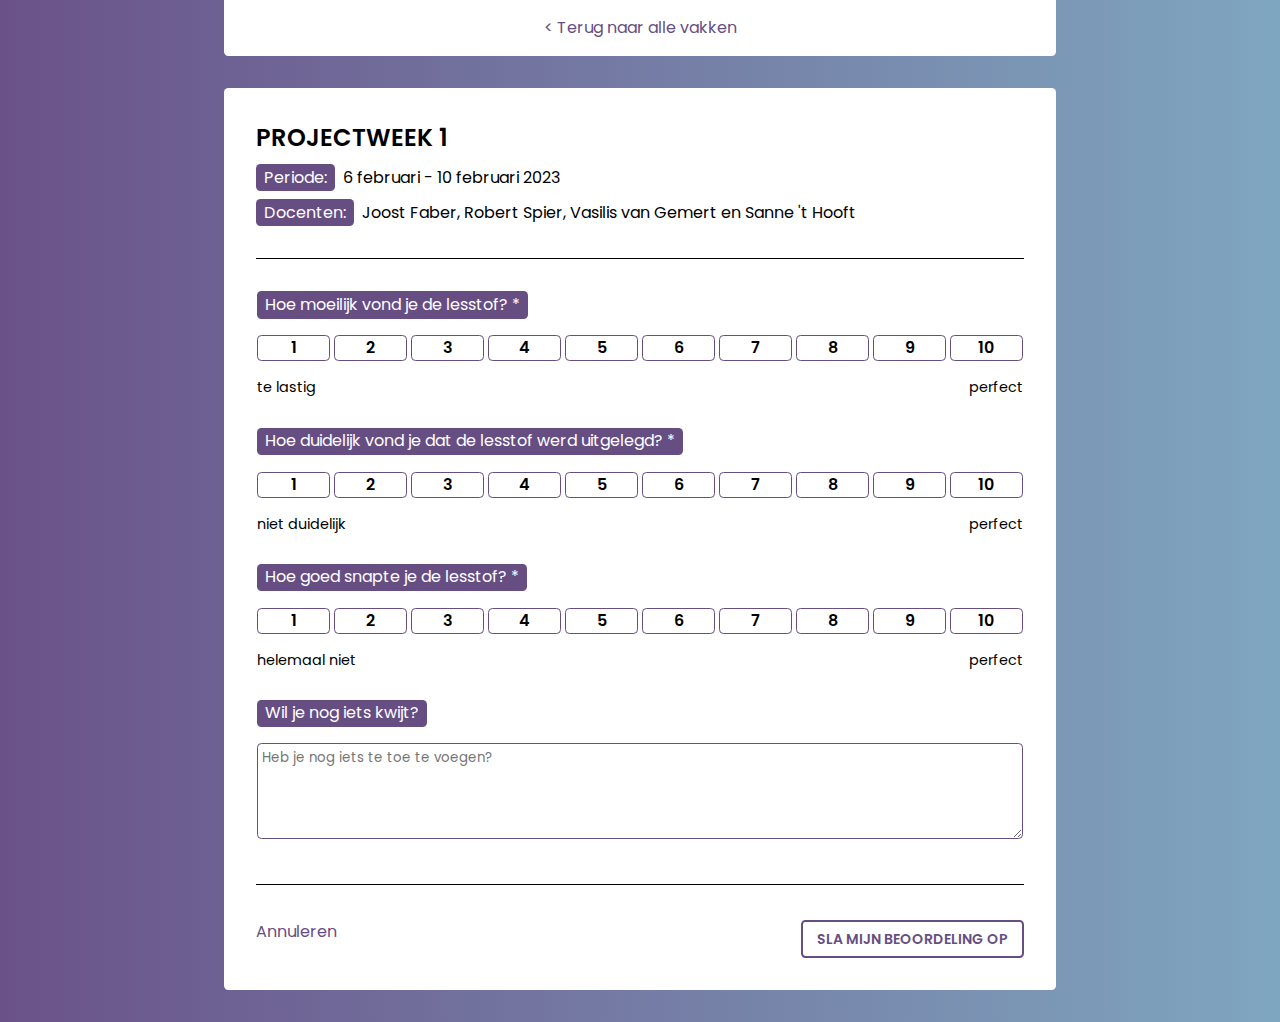
<file: pw_1.html>
<!DOCTYPE html>
<html lang="nl">
	<head>
		<meta charset="UTF-8" />
		<meta http-equiv="X-UA-Compatible" content="IE=edge" />
		<meta name="viewport" content="width=device-width, initial-scale=1.0" />

		<title>Minor Mayhem</title>

		<link rel="stylesheet" href="./styles/style.css" />
		<link rel="icon" type="image/x-icon" href="./assets/favicon_lightmode.ico" media="(prefers-color-scheme: light)" />
		<link rel="icon" type="image/x-icon" href="./assets/favicon_darkmode.ico" media="(prefers-color-scheme: dark)" />

		<link rel="preconnect" href="https://fonts.googleapis.com" />
		<link rel="preconnect" href="https://fonts.gstatic.com" crossorigin />
		<link href="https://fonts.googleapis.com/css2?family=Poppins:wght@400;600&display=swap" rel="stylesheet" />

		<script src="./scripts/validateVak.js" type="module"></script>
		<script src="./scripts/styling.js" type="module"></script>
	</head>
	<body>
		<main class="pw_1">
			<header>
				<a href="./dashboard.html">< Terug naar alle vakken</a>
			</header>

			<section class="content">
				<header>
					<h1>Projectweek 1</h1>
					<div class="vak_info">
						<p><span>Periode:</span> 6 februari - 10 februari 2023</p>
						<p><span>Docenten:</span> Joost Faber, Robert Spier, Vasilis van Gemert en Sanne 't Hooft</p>
					</div>
				</header>

				<hr />

				<section>
					<form class="enq" action="./dashboard.html" method="GET">
						<fieldset>
							<p class="error"></p>
							<legend>Hoe moeilijk vond je de lesstof? *</legend>

							<div>
								<label>
									<input type="radio" name="schaal_lesstof" id="1" value="1" required />
									<span>1</span>
								</label>
								<label>
									<input type="radio" name="schaal_lesstof" id="2" value="2" />
									<span>2</span>
								</label>
								<label>
									<input type="radio" name="schaal_lesstof" id="3" value="3" />
									<span>3</span>
								</label>
								<label>
									<input type="radio" name="schaal_lesstof" id="4" value="4" />
									<span>4</span>
								</label>
								<label>
									<input type="radio" name="schaal_lesstof" id="5" value="5" />
									<span>5</span>
								</label>
								<label>
									<input type="radio" name="schaal_lesstof" id="6" value="6" />
									<span>6</span>
								</label>
								<label>
									<input type="radio" name="schaal_lesstof" id="7" value="7" />
									<span>7</span>
								</label>
								<label>
									<input type="radio" name="schaal_lesstof" id="8" value="8" />
									<span>8</span>
								</label>
								<label>
									<input type="radio" name="schaal_lesstof" id="9" value="9" />
									<span>9</span>
								</label>
								<label>
									<input type="radio" name="schaal_lesstof" id="10" value="10" />
									<span>10</span>
								</label>
							</div>

							<div>
								<p>te lastig</p>
								<p>perfect</p>
							</div>
						</fieldset>
						<fieldset>
							<p class="error"></p>
							<legend>Hoe duidelijk vond je dat de lesstof werd uitgelegd? *</legend>

							<div>
								<label>
									<input type="radio" name="schaal_uitleg" id="1" value="1" required />
									<span>1</span>
								</label>
								<label>
									<input type="radio" name="schaal_uitleg" id="2" value="2" />
									<span>2</span>
								</label>
								<label>
									<input type="radio" name="schaal_uitleg" id="3" value="3" />
									<span>3</span>
								</label>
								<label>
									<input type="radio" name="schaal_uitleg" id="4" value="4" />
									<span>4</span>
								</label>
								<label>
									<input type="radio" name="schaal_uitleg" id="5" value="5" />
									<span>5</span>
								</label>
								<label>
									<input type="radio" name="schaal_uitleg" id="6" value="6" />
									<span>6</span>
								</label>
								<label>
									<input type="radio" name="schaal_uitleg" id="7" value="7" />
									<span>7</span>
								</label>
								<label>
									<input type="radio" name="schaal_uitleg" id="8" value="8" />
									<span>8</span>
								</label>
								<label>
									<input type="radio" name="schaal_uitleg" id="9" value="9" />
									<span>9</span>
								</label>
								<label>
									<input type="radio" name="schaal_uitleg" id="10" value="10" />
									<span>10</span>
								</label>
							</div>

							<div>
								<p>niet duidelijk</p>
								<p>perfect</p>
							</div>
						</fieldset>

						<fieldset>
							<p class="error"></p>
							<legend>Hoe goed snapte je de lesstof? *</legend>

							<div>
								<label>
									<input type="radio" name="schaal_inzicht" id="1" value="1" required />
									<span>1</span>
								</label>
								<label>
									<input type="radio" name="schaal_inzicht" id="2" value="2" />
									<span>2</span>
								</label>
								<label>
									<input type="radio" name="schaal_inzicht" id="3" value="3" />
									<span>3</span>
								</label>
								<label>
									<input type="radio" name="schaal_inzicht" id="4" value="4" />
									<span>4</span>
								</label>
								<label>
									<input type="radio" name="schaal_inzicht" id="5" value="5" />
									<span>5</span>
								</label>
								<label>
									<input type="radio" name="schaal_inzicht" id="6" value="6" />
									<span>6</span>
								</label>
								<label>
									<input type="radio" name="schaal_inzicht" id="7" value="7" />
									<span>7</span>
								</label>
								<label>
									<input type="radio" name="schaal_inzicht" id="8" value="8" />
									<span>8</span>
								</label>
								<label>
									<input type="radio" name="schaal_inzicht" id="9" value="9" />
									<span>9</span>
								</label>
								<label>
									<input type="radio" name="schaal_inzicht" id="10" value="10" />
									<span>10</span>
								</label>
							</div>

							<div>
								<p>helemaal niet</p>
								<p>perfect</p>
							</div>
						</fieldset>
						<fieldset>
							<p></p>
							<legend>Wil je nog iets kwijt?</legend>
							<textarea
								name="kladblok"
								id="kladblok"
								placeholder="Heb je nog iets te toe te voegen?"></textarea>
						</fieldset>

						<hr />

						<div>
							<a href="./dashboard.html">Annuleren</a>
							<button type="submit">Sla mijn beoordeling op</button>
						</div>
					</form>
				</section>
			</section>
		</main>
	</body>
</html>
</file>
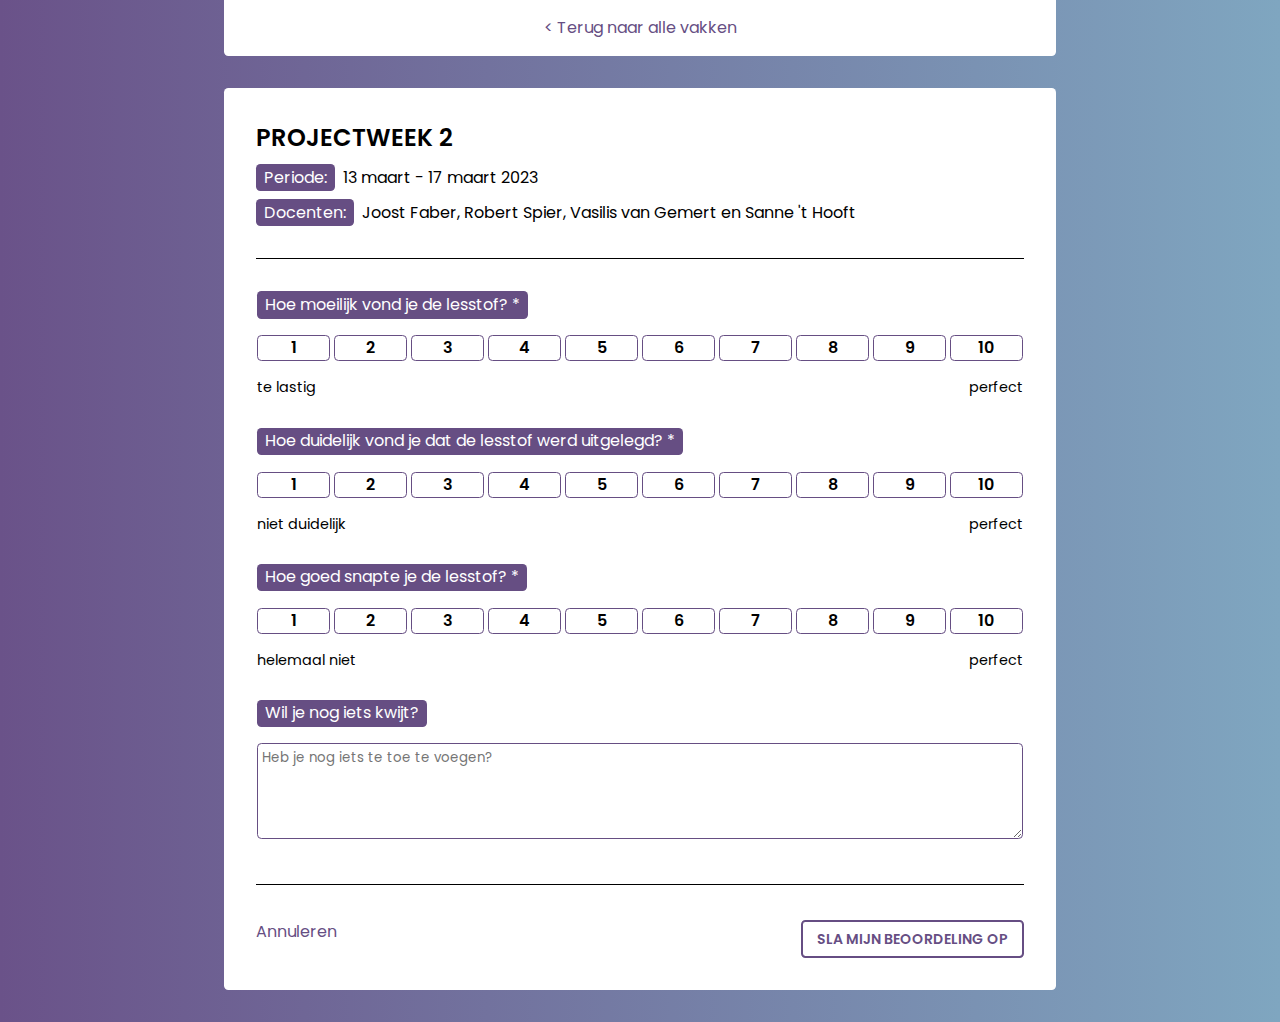
<file: pw_2.html>
<!DOCTYPE html>
<html lang="nl">
	<head>
		<meta charset="UTF-8" />
		<meta http-equiv="X-UA-Compatible" content="IE=edge" />
		<meta name="viewport" content="width=device-width, initial-scale=1.0" />

		<title>Minor Mayhem</title>

		<link rel="stylesheet" href="./styles/style.css" />
		<link rel="icon" type="image/x-icon" href="./assets/favicon_lightmode.ico" media="(prefers-color-scheme: light)" />
		<link rel="icon" type="image/x-icon" href="./assets/favicon_darkmode.ico" media="(prefers-color-scheme: dark)" />

		<link rel="preconnect" href="https://fonts.googleapis.com" />
		<link rel="preconnect" href="https://fonts.gstatic.com" crossorigin />
		<link href="https://fonts.googleapis.com/css2?family=Poppins:wght@400;600&display=swap" rel="stylesheet" />

		<script src="./scripts/validateVak.js" type="module"></script>
		<script src="./scripts/styling.js" type="module"></script>
	</head>
	<body>
		<main class="pw_2">
			<header>
				<a href="./dashboard.html">< Terug naar alle vakken</a>
			</header>

			<section class="content">
				<header>
					<h1>Projectweek 2</h1>
					<div class="vak_info">
						<p><span>Periode:</span> 13 maart - 17 maart 2023</p>
						<p><span>Docenten:</span> Joost Faber, Robert Spier, Vasilis van Gemert en Sanne 't Hooft</p>
					</div>
				</header>

				<hr />

				<section>
					<form class="enq" action="" method="GET">
						<fieldset>
							<p class="error"></p>
							<legend>Hoe moeilijk vond je de lesstof? *</legend>

							<div>
								<label>
									<input type="radio" name="schaal_lesstof" id="1" value="1" required />
									<span>1</span>
								</label>
								<label>
									<input type="radio" name="schaal_lesstof" id="2" value="2" />
									<span>2</span>
								</label>
								<label>
									<input type="radio" name="schaal_lesstof" id="3" value="3" />
									<span>3</span>
								</label>
								<label>
									<input type="radio" name="schaal_lesstof" id="4" value="4" />
									<span>4</span>
								</label>
								<label>
									<input type="radio" name="schaal_lesstof" id="5" value="5" />
									<span>5</span>
								</label>
								<label>
									<input type="radio" name="schaal_lesstof" id="6" value="6" />
									<span>6</span>
								</label>
								<label>
									<input type="radio" name="schaal_lesstof" id="7" value="7" />
									<span>7</span>
								</label>
								<label>
									<input type="radio" name="schaal_lesstof" id="8" value="8" />
									<span>8</span>
								</label>
								<label>
									<input type="radio" name="schaal_lesstof" id="9" value="9" />
									<span>9</span>
								</label>
								<label>
									<input type="radio" name="schaal_lesstof" id="10" value="10" />
									<span>10</span>
								</label>
							</div>

							<div>
								<p>te lastig</p>
								<p>perfect</p>
							</div>
						</fieldset>
						<fieldset>
							<p class="error"></p>
							<legend>Hoe duidelijk vond je dat de lesstof werd uitgelegd? *</legend>

							<div>
								<label>
									<input type="radio" name="schaal_uitleg" id="1" value="1" required />
									<span>1</span>
								</label>
								<label>
									<input type="radio" name="schaal_uitleg" id="2" value="2" />
									<span>2</span>
								</label>
								<label>
									<input type="radio" name="schaal_uitleg" id="3" value="3" />
									<span>3</span>
								</label>
								<label>
									<input type="radio" name="schaal_uitleg" id="4" value="4" />
									<span>4</span>
								</label>
								<label>
									<input type="radio" name="schaal_uitleg" id="5" value="5" />
									<span>5</span>
								</label>
								<label>
									<input type="radio" name="schaal_uitleg" id="6" value="6" />
									<span>6</span>
								</label>
								<label>
									<input type="radio" name="schaal_uitleg" id="7" value="7" />
									<span>7</span>
								</label>
								<label>
									<input type="radio" name="schaal_uitleg" id="8" value="8" />
									<span>8</span>
								</label>
								<label>
									<input type="radio" name="schaal_uitleg" id="9" value="9" />
									<span>9</span>
								</label>
								<label>
									<input type="radio" name="schaal_uitleg" id="10" value="10" />
									<span>10</span>
								</label>
							</div>

							<div>
								<p>niet duidelijk</p>
								<p>perfect</p>
							</div>
						</fieldset>

						<fieldset>
							<p class="error"></p>
							<legend>Hoe goed snapte je de lesstof? *</legend>

							<div>
								<label>
									<input type="radio" name="schaal_inzicht" id="1" value="1" required />
									<span>1</span>
								</label>
								<label>
									<input type="radio" name="schaal_inzicht" id="2" value="2" />
									<span>2</span>
								</label>
								<label>
									<input type="radio" name="schaal_inzicht" id="3" value="3" />
									<span>3</span>
								</label>
								<label>
									<input type="radio" name="schaal_inzicht" id="4" value="4" />
									<span>4</span>
								</label>
								<label>
									<input type="radio" name="schaal_inzicht" id="5" value="5" />
									<span>5</span>
								</label>
								<label>
									<input type="radio" name="schaal_inzicht" id="6" value="6" />
									<span>6</span>
								</label>
								<label>
									<input type="radio" name="schaal_inzicht" id="7" value="7" />
									<span>7</span>
								</label>
								<label>
									<input type="radio" name="schaal_inzicht" id="8" value="8" />
									<span>8</span>
								</label>
								<label>
									<input type="radio" name="schaal_inzicht" id="9" value="9" />
									<span>9</span>
								</label>
								<label>
									<input type="radio" name="schaal_inzicht" id="10" value="10" />
									<span>10</span>
								</label>
							</div>

							<div>
								<p>helemaal niet</p>
								<p>perfect</p>
							</div>
						</fieldset>
						<fieldset>
							<p></p>
							<legend>Wil je nog iets kwijt?</legend>
							<textarea
								name="kladblok"
								id="kladblok"
								placeholder="Heb je nog iets te toe te voegen?"></textarea>
						</fieldset>

						<hr />

						<div>
							<a href="./dashboard.html">Annuleren</a>
							<button type="submit">Sla mijn beoordeling op</button>
						</div>
					</form>
				</section>
			</section>
		</main>
	</body>
</html>
</file>
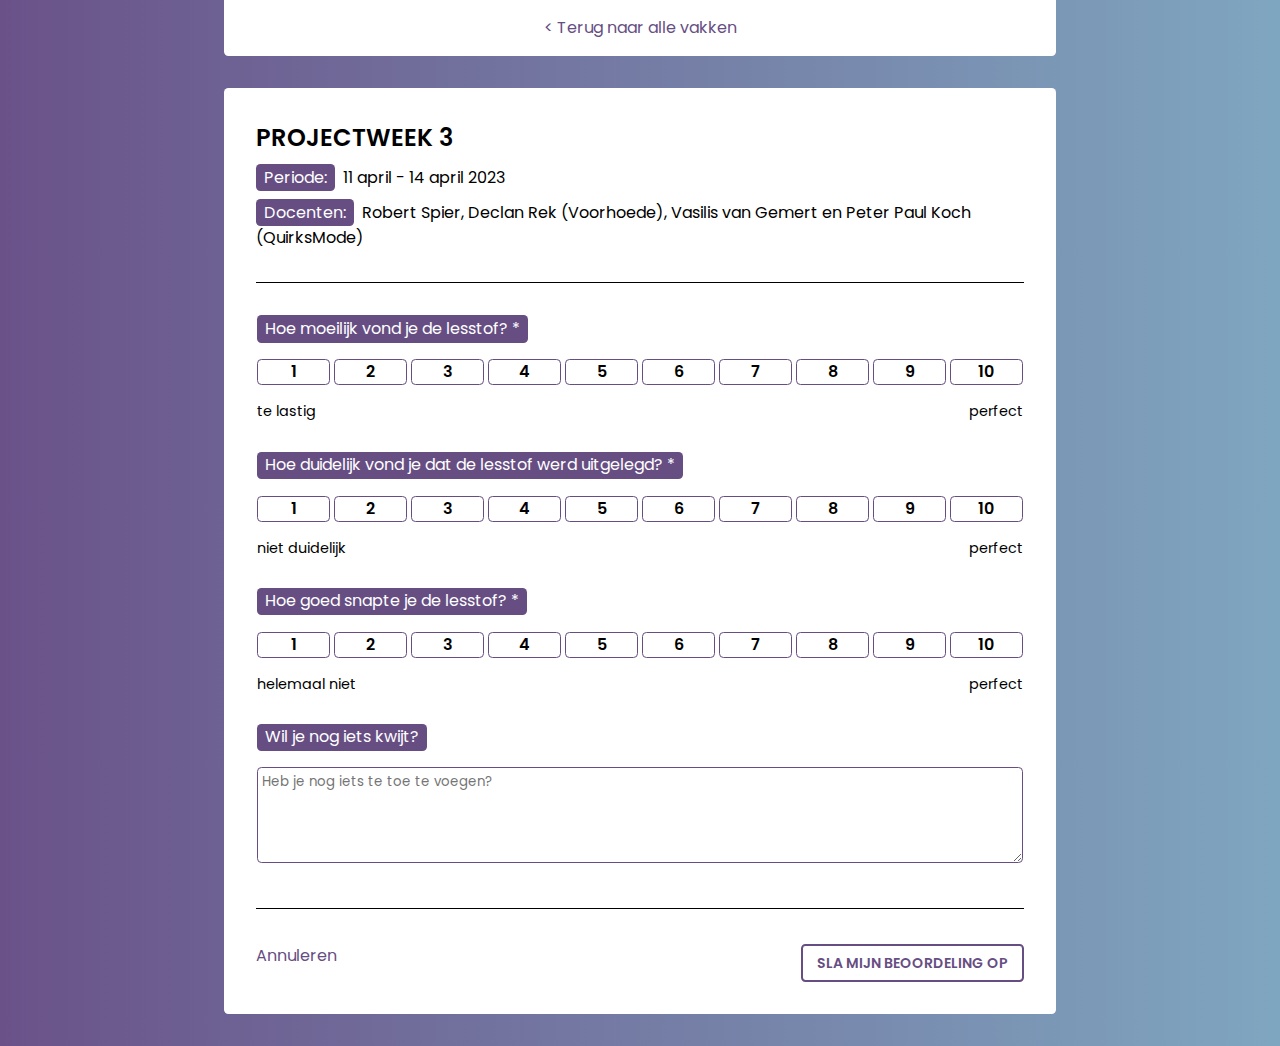
<file: pw_3.html>
<!DOCTYPE html>
<html lang="nl">
	<head>
		<meta charset="UTF-8" />
		<meta http-equiv="X-UA-Compatible" content="IE=edge" />
		<meta name="viewport" content="width=device-width, initial-scale=1.0" />

		<title>Minor Mayhem</title>

		<link rel="stylesheet" href="./styles/style.css" />
		<link rel="icon" type="image/x-icon" href="./assets/favicon_lightmode.ico" media="(prefers-color-scheme: light)" />
		<link rel="icon" type="image/x-icon" href="./assets/favicon_darkmode.ico" media="(prefers-color-scheme: dark)" />

		<link rel="preconnect" href="https://fonts.googleapis.com" />
		<link rel="preconnect" href="https://fonts.gstatic.com" crossorigin />
		<link href="https://fonts.googleapis.com/css2?family=Poppins:wght@400;600&display=swap" rel="stylesheet" />

		<script src="./scripts/validateVak.js" type="module"></script>
		<script src="./scripts/styling.js" type="module"></script>
	</head>
	<body>
		<main class="pw_3">
			<header>
				<a href="./dashboard.html">< Terug naar alle vakken</a>
			</header>

			<section class="content">
				<header>
					<h1>Projectweek 3</h1>
					<div class="vak_info">
						<p><span>Periode:</span> 11 april - 14 april 2023</p>
						<p>
							<span>Docenten:</span> Robert Spier, Declan Rek (Voorhoede), Vasilis van Gemert en Peter
							Paul Koch (QuirksMode)
						</p>
					</div>
				</header>

				<hr />

				<section>
					<form class="enq" action="" method="GET">
						<fieldset>
							<p class="error"></p>
							<legend>Hoe moeilijk vond je de lesstof? *</legend>

							<div>
								<label>
									<input type="radio" name="schaal_lesstof" id="1" value="1" required />
									<span>1</span>
								</label>
								<label>
									<input type="radio" name="schaal_lesstof" id="2" value="2" />
									<span>2</span>
								</label>
								<label>
									<input type="radio" name="schaal_lesstof" id="3" value="3" />
									<span>3</span>
								</label>
								<label>
									<input type="radio" name="schaal_lesstof" id="4" value="4" />
									<span>4</span>
								</label>
								<label>
									<input type="radio" name="schaal_lesstof" id="5" value="5" />
									<span>5</span>
								</label>
								<label>
									<input type="radio" name="schaal_lesstof" id="6" value="6" />
									<span>6</span>
								</label>
								<label>
									<input type="radio" name="schaal_lesstof" id="7" value="7" />
									<span>7</span>
								</label>
								<label>
									<input type="radio" name="schaal_lesstof" id="8" value="8" />
									<span>8</span>
								</label>
								<label>
									<input type="radio" name="schaal_lesstof" id="9" value="9" />
									<span>9</span>
								</label>
								<label>
									<input type="radio" name="schaal_lesstof" id="10" value="10" />
									<span>10</span>
								</label>
							</div>

							<div>
								<p>te lastig</p>
								<p>perfect</p>
							</div>
						</fieldset>
						<fieldset>
							<p class="error"></p>
							<legend>Hoe duidelijk vond je dat de lesstof werd uitgelegd? *</legend>

							<div>
								<label>
									<input type="radio" name="schaal_uitleg" id="1" value="1" required />
									<span>1</span>
								</label>
								<label>
									<input type="radio" name="schaal_uitleg" id="2" value="2" />
									<span>2</span>
								</label>
								<label>
									<input type="radio" name="schaal_uitleg" id="3" value="3" />
									<span>3</span>
								</label>
								<label>
									<input type="radio" name="schaal_uitleg" id="4" value="4" />
									<span>4</span>
								</label>
								<label>
									<input type="radio" name="schaal_uitleg" id="5" value="5" />
									<span>5</span>
								</label>
								<label>
									<input type="radio" name="schaal_uitleg" id="6" value="6" />
									<span>6</span>
								</label>
								<label>
									<input type="radio" name="schaal_uitleg" id="7" value="7" />
									<span>7</span>
								</label>
								<label>
									<input type="radio" name="schaal_uitleg" id="8" value="8" />
									<span>8</span>
								</label>
								<label>
									<input type="radio" name="schaal_uitleg" id="9" value="9" />
									<span>9</span>
								</label>
								<label>
									<input type="radio" name="schaal_uitleg" id="10" value="10" />
									<span>10</span>
								</label>
							</div>

							<div>
								<p>niet duidelijk</p>
								<p>perfect</p>
							</div>
						</fieldset>

						<fieldset>
							<p class="error"></p>
							<legend>Hoe goed snapte je de lesstof? *</legend>

							<div>
								<label>
									<input type="radio" name="schaal_inzicht" id="1" value="1" required />
									<span>1</span>
								</label>
								<label>
									<input type="radio" name="schaal_inzicht" id="2" value="2" />
									<span>2</span>
								</label>
								<label>
									<input type="radio" name="schaal_inzicht" id="3" value="3" />
									<span>3</span>
								</label>
								<label>
									<input type="radio" name="schaal_inzicht" id="4" value="4" />
									<span>4</span>
								</label>
								<label>
									<input type="radio" name="schaal_inzicht" id="5" value="5" />
									<span>5</span>
								</label>
								<label>
									<input type="radio" name="schaal_inzicht" id="6" value="6" />
									<span>6</span>
								</label>
								<label>
									<input type="radio" name="schaal_inzicht" id="7" value="7" />
									<span>7</span>
								</label>
								<label>
									<input type="radio" name="schaal_inzicht" id="8" value="8" />
									<span>8</span>
								</label>
								<label>
									<input type="radio" name="schaal_inzicht" id="9" value="9" />
									<span>9</span>
								</label>
								<label>
									<input type="radio" name="schaal_inzicht" id="10" value="10" />
									<span>10</span>
								</label>
							</div>

							<div>
								<p>helemaal niet</p>
								<p>perfect</p>
							</div>
						</fieldset>
						<fieldset>
							<p></p>
							<legend>Wil je nog iets kwijt?</legend>
							<textarea
								name="kladblok"
								id="kladblok"
								placeholder="Heb je nog iets te toe te voegen?"></textarea>
						</fieldset>

						<hr />

						<div>
							<a href="./dashboard.html">Annuleren</a>
							<button type="submit">Sla mijn beoordeling op</button>
						</div>
					</form>
				</section>
			</section>
		</main>
	</body>
</html>
</file>
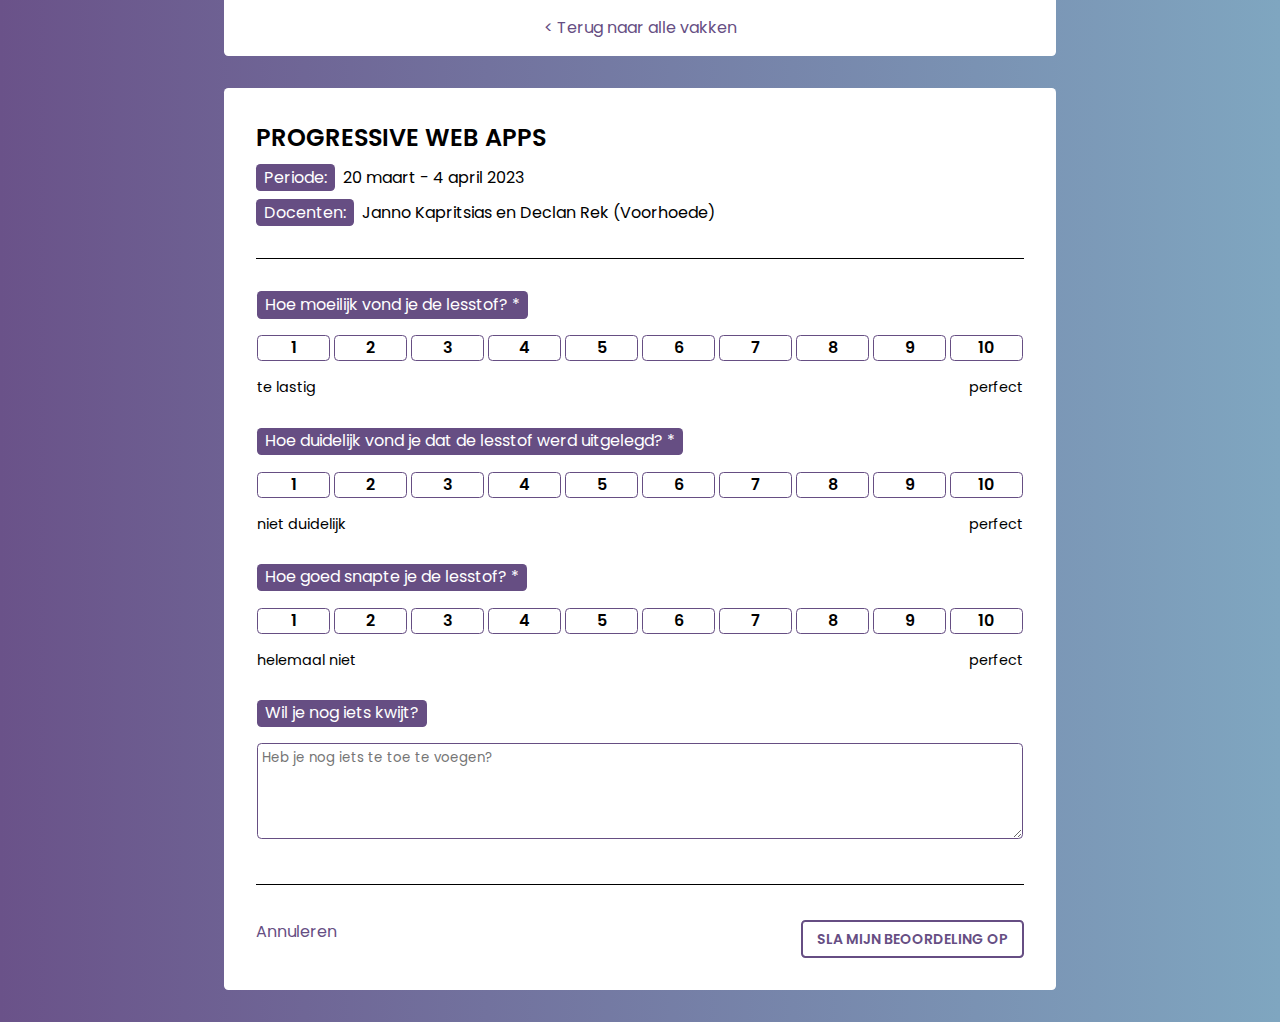
<file: pwa.html>
<!DOCTYPE html>
<html lang="nl">
	<head>
		<meta charset="UTF-8" />
		<meta http-equiv="X-UA-Compatible" content="IE=edge" />
		<meta name="viewport" content="width=device-width, initial-scale=1.0" />

		<title>Minor Mayhem</title>

		<link rel="stylesheet" href="./styles/style.css" />
		<link rel="icon" type="image/x-icon" href="./assets/favicon_lightmode.ico" media="(prefers-color-scheme: light)" />
		<link rel="icon" type="image/x-icon" href="./assets/favicon_darkmode.ico" media="(prefers-color-scheme: dark)" />

		<link rel="preconnect" href="https://fonts.googleapis.com" />
		<link rel="preconnect" href="https://fonts.gstatic.com" crossorigin />
		<link href="https://fonts.googleapis.com/css2?family=Poppins:wght@400;600&display=swap" rel="stylesheet" />

		<script src="./scripts/validateVak.js" type="module"></script>
		<script src="./scripts/styling.js" type="module"></script>
	</head>
	<body>
		<main class="pwa">
			<header>
				<a href="./dashboard.html">< Terug naar alle vakken</a>
			</header>

			<section class="content">
				<header>
					<h1>Progressive Web Apps</h1>
					<div class="vak_info">
						<p><span>Periode:</span> 20 maart - 4 april 2023</p>
						<p><span>Docenten:</span> Janno Kapritsias en Declan Rek (Voorhoede)</p>
					</div>
				</header>

				<hr />

				<section>
					<form class="enq" action="" method="GET">
						<fieldset>
							<p class="error"></p>
							<legend>Hoe moeilijk vond je de lesstof? *</legend>

							<div>
								<label>
									<input type="radio" name="schaal_lesstof" id="1" value="1" required />
									<span>1</span>
								</label>
								<label>
									<input type="radio" name="schaal_lesstof" id="2" value="2" />
									<span>2</span>
								</label>
								<label>
									<input type="radio" name="schaal_lesstof" id="3" value="3" />
									<span>3</span>
								</label>
								<label>
									<input type="radio" name="schaal_lesstof" id="4" value="4" />
									<span>4</span>
								</label>
								<label>
									<input type="radio" name="schaal_lesstof" id="5" value="5" />
									<span>5</span>
								</label>
								<label>
									<input type="radio" name="schaal_lesstof" id="6" value="6" />
									<span>6</span>
								</label>
								<label>
									<input type="radio" name="schaal_lesstof" id="7" value="7" />
									<span>7</span>
								</label>
								<label>
									<input type="radio" name="schaal_lesstof" id="8" value="8" />
									<span>8</span>
								</label>
								<label>
									<input type="radio" name="schaal_lesstof" id="9" value="9" />
									<span>9</span>
								</label>
								<label>
									<input type="radio" name="schaal_lesstof" id="10" value="10" />
									<span>10</span>
								</label>
							</div>

							<div>
								<p>te lastig</p>
								<p>perfect</p>
							</div>
						</fieldset>
						<fieldset>
							<p class="error"></p>
							<legend>Hoe duidelijk vond je dat de lesstof werd uitgelegd? *</legend>

							<div>
								<label>
									<input type="radio" name="schaal_uitleg" id="1" value="1" required />
									<span>1</span>
								</label>
								<label>
									<input type="radio" name="schaal_uitleg" id="2" value="2" />
									<span>2</span>
								</label>
								<label>
									<input type="radio" name="schaal_uitleg" id="3" value="3" />
									<span>3</span>
								</label>
								<label>
									<input type="radio" name="schaal_uitleg" id="4" value="4" />
									<span>4</span>
								</label>
								<label>
									<input type="radio" name="schaal_uitleg" id="5" value="5" />
									<span>5</span>
								</label>
								<label>
									<input type="radio" name="schaal_uitleg" id="6" value="6" />
									<span>6</span>
								</label>
								<label>
									<input type="radio" name="schaal_uitleg" id="7" value="7" />
									<span>7</span>
								</label>
								<label>
									<input type="radio" name="schaal_uitleg" id="8" value="8" />
									<span>8</span>
								</label>
								<label>
									<input type="radio" name="schaal_uitleg" id="9" value="9" />
									<span>9</span>
								</label>
								<label>
									<input type="radio" name="schaal_uitleg" id="10" value="10" />
									<span>10</span>
								</label>
							</div>

							<div>
								<p>niet duidelijk</p>
								<p>perfect</p>
							</div>
						</fieldset>

						<fieldset>
							<p class="error"></p>
							<legend>Hoe goed snapte je de lesstof? *</legend>

							<div>
								<label>
									<input type="radio" name="schaal_inzicht" id="1" value="1" required />
									<span>1</span>
								</label>
								<label>
									<input type="radio" name="schaal_inzicht" id="2" value="2" />
									<span>2</span>
								</label>
								<label>
									<input type="radio" name="schaal_inzicht" id="3" value="3" />
									<span>3</span>
								</label>
								<label>
									<input type="radio" name="schaal_inzicht" id="4" value="4" />
									<span>4</span>
								</label>
								<label>
									<input type="radio" name="schaal_inzicht" id="5" value="5" />
									<span>5</span>
								</label>
								<label>
									<input type="radio" name="schaal_inzicht" id="6" value="6" />
									<span>6</span>
								</label>
								<label>
									<input type="radio" name="schaal_inzicht" id="7" value="7" />
									<span>7</span>
								</label>
								<label>
									<input type="radio" name="schaal_inzicht" id="8" value="8" />
									<span>8</span>
								</label>
								<label>
									<input type="radio" name="schaal_inzicht" id="9" value="9" />
									<span>9</span>
								</label>
								<label>
									<input type="radio" name="schaal_inzicht" id="10" value="10" />
									<span>10</span>
								</label>
							</div>

							<div>
								<p>helemaal niet</p>
								<p>perfect</p>
							</div>
						</fieldset>
						<fieldset>
							<p></p>
							<legend>Wil je nog iets kwijt?</legend>
							<textarea
								name="kladblok"
								id="kladblok"
								placeholder="Heb je nog iets te toe te voegen?"></textarea>
						</fieldset>

						<hr />

						<div>
							<a href="./dashboard.html">Annuleren</a>
							<button type="submit">Sla mijn beoordeling op</button>
						</div>
					</form>
				</section>
			</section>
		</main>
	</body>
</html>
</file>
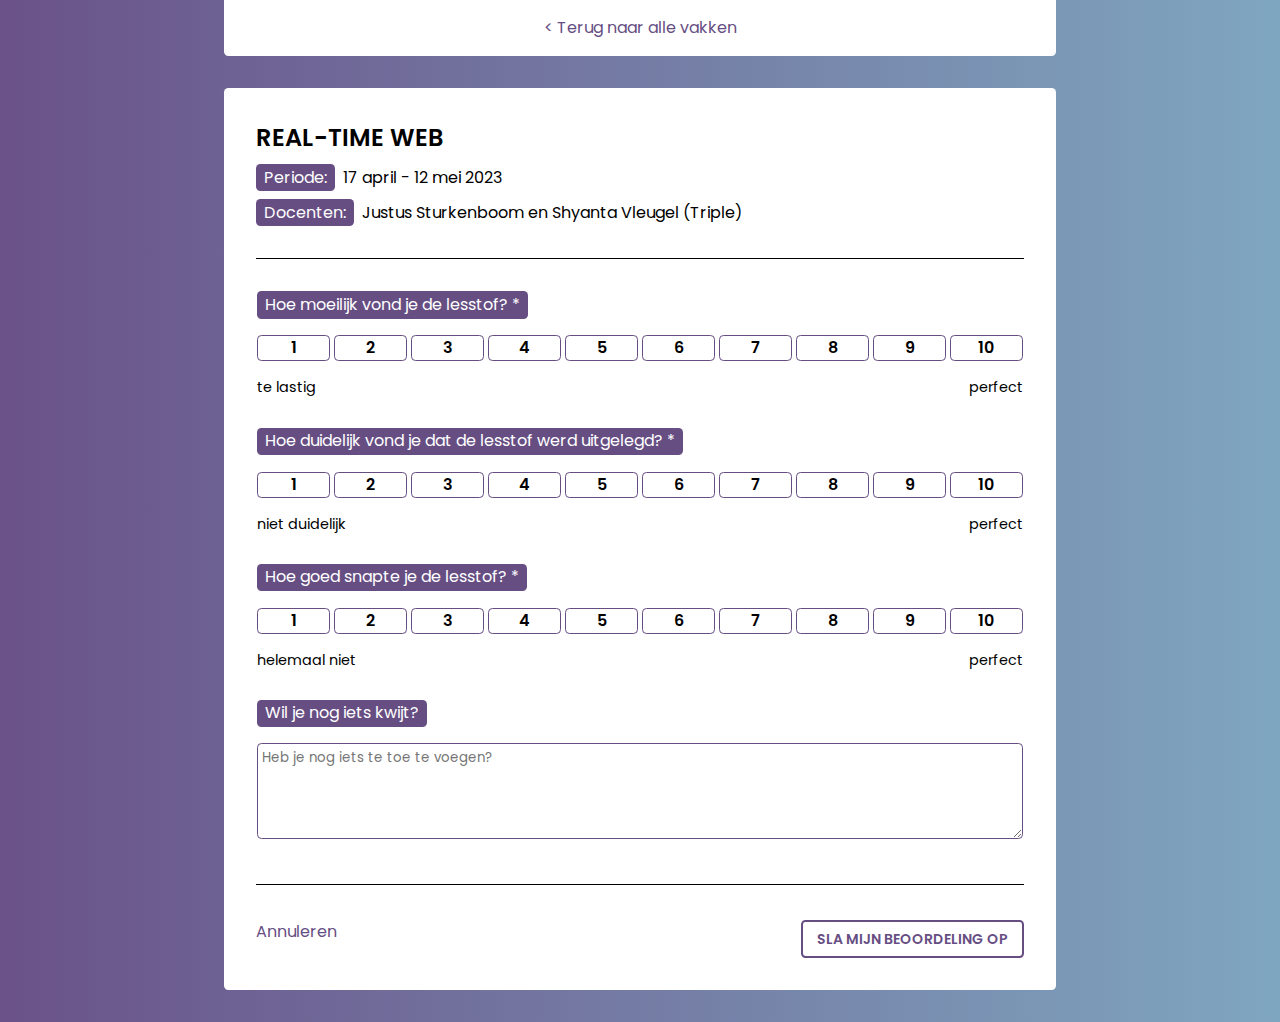
<file: rw.html>
<!DOCTYPE html>
<html lang="nl">
	<head>
		<meta charset="UTF-8" />
		<meta http-equiv="X-UA-Compatible" content="IE=edge" />
		<meta name="viewport" content="width=device-width, initial-scale=1.0" />

		<title>Minor Mayhem</title>

		<link rel="stylesheet" href="./styles/style.css" />
		<link rel="icon" type="image/x-icon" href="./assets/favicon_lightmode.ico" media="(prefers-color-scheme: light)" />
		<link rel="icon" type="image/x-icon" href="./assets/favicon_darkmode.ico" media="(prefers-color-scheme: dark)" />

		<link rel="preconnect" href="https://fonts.googleapis.com" />
		<link rel="preconnect" href="https://fonts.gstatic.com" crossorigin />
		<link href="https://fonts.googleapis.com/css2?family=Poppins:wght@400;600&display=swap" rel="stylesheet" />

		<script src="./scripts/validateVak.js" type="module"></script>
		<script src="./scripts/styling.js" type="module"></script>
	</head>
	<body>
		<main class="rw">
			<header>
				<a href="./dashboard.html">< Terug naar alle vakken</a>
			</header>

			<section class="content">
				<header>
					<h1>Real-Time Web</h1>
					<div class="vak_info">
						<p><span>Periode:</span> 17 april - 12 mei 2023</p>
						<p><span>Docenten:</span> Justus Sturkenboom en Shyanta Vleugel (Triple)</p>
					</div>
				</header>

				<hr />

				<section>
					<form class="enq" action="" method="GET">
						<fieldset>
							<p class="error"></p>
							<legend>Hoe moeilijk vond je de lesstof? *</legend>

							<div>
								<label>
									<input type="radio" name="schaal_lesstof" id="1" value="1" required />
									<span>1</span>
								</label>
								<label>
									<input type="radio" name="schaal_lesstof" id="2" value="2" />
									<span>2</span>
								</label>
								<label>
									<input type="radio" name="schaal_lesstof" id="3" value="3" />
									<span>3</span>
								</label>
								<label>
									<input type="radio" name="schaal_lesstof" id="4" value="4" />
									<span>4</span>
								</label>
								<label>
									<input type="radio" name="schaal_lesstof" id="5" value="5" />
									<span>5</span>
								</label>
								<label>
									<input type="radio" name="schaal_lesstof" id="6" value="6" />
									<span>6</span>
								</label>
								<label>
									<input type="radio" name="schaal_lesstof" id="7" value="7" />
									<span>7</span>
								</label>
								<label>
									<input type="radio" name="schaal_lesstof" id="8" value="8" />
									<span>8</span>
								</label>
								<label>
									<input type="radio" name="schaal_lesstof" id="9" value="9" />
									<span>9</span>
								</label>
								<label>
									<input type="radio" name="schaal_lesstof" id="10" value="10" />
									<span>10</span>
								</label>
							</div>

							<div>
								<p>te lastig</p>
								<p>perfect</p>
							</div>
						</fieldset>
						<fieldset>
							<p class="error"></p>
							<legend>Hoe duidelijk vond je dat de lesstof werd uitgelegd? *</legend>

							<div>
								<label>
									<input type="radio" name="schaal_uitleg" id="1" value="1" required />
									<span>1</span>
								</label>
								<label>
									<input type="radio" name="schaal_uitleg" id="2" value="2" />
									<span>2</span>
								</label>
								<label>
									<input type="radio" name="schaal_uitleg" id="3" value="3" />
									<span>3</span>
								</label>
								<label>
									<input type="radio" name="schaal_uitleg" id="4" value="4" />
									<span>4</span>
								</label>
								<label>
									<input type="radio" name="schaal_uitleg" id="5" value="5" />
									<span>5</span>
								</label>
								<label>
									<input type="radio" name="schaal_uitleg" id="6" value="6" />
									<span>6</span>
								</label>
								<label>
									<input type="radio" name="schaal_uitleg" id="7" value="7" />
									<span>7</span>
								</label>
								<label>
									<input type="radio" name="schaal_uitleg" id="8" value="8" />
									<span>8</span>
								</label>
								<label>
									<input type="radio" name="schaal_uitleg" id="9" value="9" />
									<span>9</span>
								</label>
								<label>
									<input type="radio" name="schaal_uitleg" id="10" value="10" />
									<span>10</span>
								</label>
							</div>

							<div>
								<p>niet duidelijk</p>
								<p>perfect</p>
							</div>
						</fieldset>

						<fieldset>
							<p class="error"></p>
							<legend>Hoe goed snapte je de lesstof? *</legend>

							<div>
								<label>
									<input type="radio" name="schaal_inzicht" id="1" value="1" required />
									<span>1</span>
								</label>
								<label>
									<input type="radio" name="schaal_inzicht" id="2" value="2" />
									<span>2</span>
								</label>
								<label>
									<input type="radio" name="schaal_inzicht" id="3" value="3" />
									<span>3</span>
								</label>
								<label>
									<input type="radio" name="schaal_inzicht" id="4" value="4" />
									<span>4</span>
								</label>
								<label>
									<input type="radio" name="schaal_inzicht" id="5" value="5" />
									<span>5</span>
								</label>
								<label>
									<input type="radio" name="schaal_inzicht" id="6" value="6" />
									<span>6</span>
								</label>
								<label>
									<input type="radio" name="schaal_inzicht" id="7" value="7" />
									<span>7</span>
								</label>
								<label>
									<input type="radio" name="schaal_inzicht" id="8" value="8" />
									<span>8</span>
								</label>
								<label>
									<input type="radio" name="schaal_inzicht" id="9" value="9" />
									<span>9</span>
								</label>
								<label>
									<input type="radio" name="schaal_inzicht" id="10" value="10" />
									<span>10</span>
								</label>
							</div>

							<div>
								<p>helemaal niet</p>
								<p>perfect</p>
							</div>
						</fieldset>
						<fieldset>
							<p></p>
							<legend>Wil je nog iets kwijt?</legend>
							<textarea
								name="kladblok"
								id="kladblok"
								placeholder="Heb je nog iets te toe te voegen?"></textarea>
						</fieldset>

						<hr />

						<div>
							<a href="./dashboard.html">Annuleren</a>
							<button type="submit">Sla mijn beoordeling op</button>
						</div>
					</form>
				</section>
			</section>
		</main>
	</body>
</html>
</file>
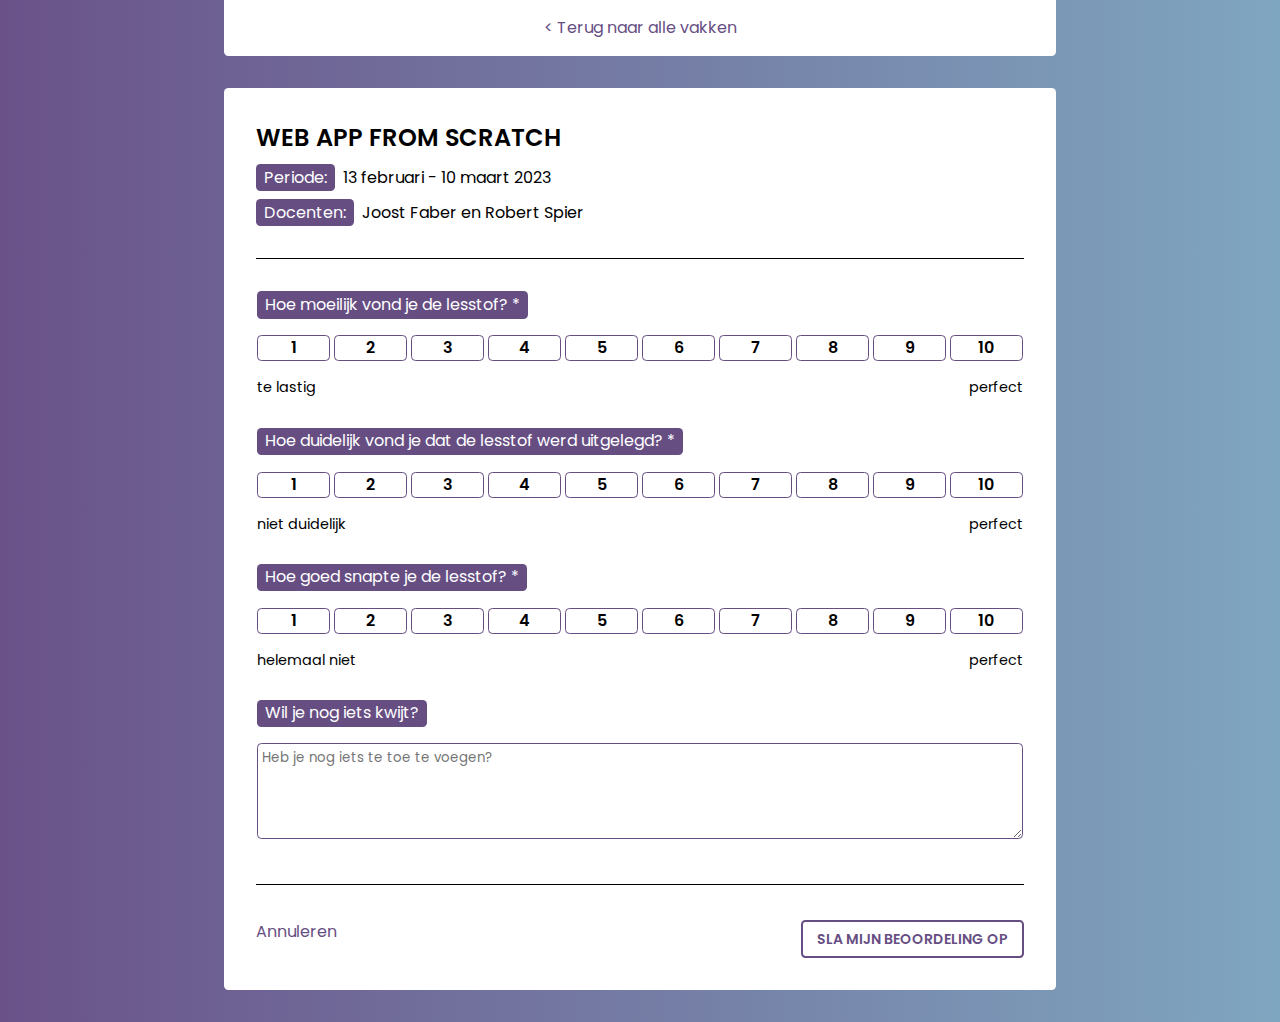
<file: wafs.html>
<!DOCTYPE html>
<html lang="nl">
	<head>
		<meta charset="UTF-8" />
		<meta http-equiv="X-UA-Compatible" content="IE=edge" />
		<meta name="viewport" content="width=device-width, initial-scale=1.0" />

		<title>Minor Mayhem</title>

		<link rel="stylesheet" href="./styles/style.css" />
		<link rel="icon" type="image/x-icon" href="./assets/favicon_lightmode.ico" media="(prefers-color-scheme: light)" />
		<link rel="icon" type="image/x-icon" href="./assets/favicon_darkmode.ico" media="(prefers-color-scheme: dark)" />

		<link rel="preconnect" href="https://fonts.googleapis.com" />
		<link rel="preconnect" href="https://fonts.gstatic.com" crossorigin />
		<link href="https://fonts.googleapis.com/css2?family=Poppins:wght@400;600&display=swap" rel="stylesheet" />

		<script src="./scripts/validateVak.js" type="module"></script>
		<script src="./scripts/styling.js" type="module"></script>
	</head>
	<body>
		<main class="wafs">
			<header>
				<a href="./dashboard.html">< Terug naar alle vakken</a>
			</header>

			<section class="content">
				<header>
					<h1>Web App from Scratch</h1>
					<div class="vak_info">
						<p><span>Periode:</span> 13 februari - 10 maart 2023</p>
						<p><span>Docenten:</span> Joost Faber en Robert Spier</p>
					</div>
				</header>

				<hr />

				<section>
					<form class="enq" action="" method="GET">
						<fieldset>
							<p class="error"></p>
							<legend>Hoe moeilijk vond je de lesstof? *</legend>

							<div>
								<label>
									<input type="radio" name="schaal_lesstof" id="1" value="1" required />
									<span>1</span>
								</label>
								<label>
									<input type="radio" name="schaal_lesstof" id="2" value="2" />
									<span>2</span>
								</label>
								<label>
									<input type="radio" name="schaal_lesstof" id="3" value="3" />
									<span>3</span>
								</label>
								<label>
									<input type="radio" name="schaal_lesstof" id="4" value="4" />
									<span>4</span>
								</label>
								<label>
									<input type="radio" name="schaal_lesstof" id="5" value="5" />
									<span>5</span>
								</label>
								<label>
									<input type="radio" name="schaal_lesstof" id="6" value="6" />
									<span>6</span>
								</label>
								<label>
									<input type="radio" name="schaal_lesstof" id="7" value="7" />
									<span>7</span>
								</label>
								<label>
									<input type="radio" name="schaal_lesstof" id="8" value="8" />
									<span>8</span>
								</label>
								<label>
									<input type="radio" name="schaal_lesstof" id="9" value="9" />
									<span>9</span>
								</label>
								<label>
									<input type="radio" name="schaal_lesstof" id="10" value="10" />
									<span>10</span>
								</label>
							</div>

							<div>
								<p>te lastig</p>
								<p>perfect</p>
							</div>
						</fieldset>
						<fieldset>
							<p class="error"></p>
							<legend>Hoe duidelijk vond je dat de lesstof werd uitgelegd? *</legend>

							<div>
								<label>
									<input type="radio" name="schaal_uitleg" id="1" value="1" required />
									<span>1</span>
								</label>
								<label>
									<input type="radio" name="schaal_uitleg" id="2" value="2" />
									<span>2</span>
								</label>
								<label>
									<input type="radio" name="schaal_uitleg" id="3" value="3" />
									<span>3</span>
								</label>
								<label>
									<input type="radio" name="schaal_uitleg" id="4" value="4" />
									<span>4</span>
								</label>
								<label>
									<input type="radio" name="schaal_uitleg" id="5" value="5" />
									<span>5</span>
								</label>
								<label>
									<input type="radio" name="schaal_uitleg" id="6" value="6" />
									<span>6</span>
								</label>
								<label>
									<input type="radio" name="schaal_uitleg" id="7" value="7" />
									<span>7</span>
								</label>
								<label>
									<input type="radio" name="schaal_uitleg" id="8" value="8" />
									<span>8</span>
								</label>
								<label>
									<input type="radio" name="schaal_uitleg" id="9" value="9" />
									<span>9</span>
								</label>
								<label>
									<input type="radio" name="schaal_uitleg" id="10" value="10" />
									<span>10</span>
								</label>
							</div>

							<div>
								<p>niet duidelijk</p>
								<p>perfect</p>
							</div>
						</fieldset>

						<fieldset>
							<p class="error"></p>
							<legend>Hoe goed snapte je de lesstof? *</legend>

							<div>
								<label>
									<input type="radio" name="schaal_inzicht" id="1" value="1" required />
									<span>1</span>
								</label>
								<label>
									<input type="radio" name="schaal_inzicht" id="2" value="2" />
									<span>2</span>
								</label>
								<label>
									<input type="radio" name="schaal_inzicht" id="3" value="3" />
									<span>3</span>
								</label>
								<label>
									<input type="radio" name="schaal_inzicht" id="4" value="4" />
									<span>4</span>
								</label>
								<label>
									<input type="radio" name="schaal_inzicht" id="5" value="5" />
									<span>5</span>
								</label>
								<label>
									<input type="radio" name="schaal_inzicht" id="6" value="6" />
									<span>6</span>
								</label>
								<label>
									<input type="radio" name="schaal_inzicht" id="7" value="7" />
									<span>7</span>
								</label>
								<label>
									<input type="radio" name="schaal_inzicht" id="8" value="8" />
									<span>8</span>
								</label>
								<label>
									<input type="radio" name="schaal_inzicht" id="9" value="9" />
									<span>9</span>
								</label>
								<label>
									<input type="radio" name="schaal_inzicht" id="10" value="10" />
									<span>10</span>
								</label>
							</div>

							<div>
								<p>helemaal niet</p>
								<p>perfect</p>
							</div>
						</fieldset>
						<fieldset>
							<p></p>
							<legend>Wil je nog iets kwijt?</legend>
							<textarea
								name="kladblok"
								id="kladblok"
								placeholder="Heb je nog iets te toe te voegen?"></textarea>
						</fieldset>

						<hr />

						<div>
							<a href="./dashboard.html">Annuleren</a>
							<button type="submit">Sla mijn beoordeling op</button>
						</div>
					</form>
				</section>
			</section>
		</main>
	</body>
</html>
</file>
<file: styles/style.css>
*,
*::after,
*::before {
	-webkit-box-sizing: border-box;
	-moz-box-sizing: border-box;
	box-sizing: border-box;
	outline: transparent;
}
* {
	margin: 0;
	padding: 0;

	font-family: inherit;
	line-height: inherit;
	color: inherit;
}
*::selection {
	color: var(--font-color-for-accent-color);
	background-color: var(--accent-color);
}
*::-moz-selection {
	color: var(--font-color-for-accent-color);
	background-color: var(--accent-color);
}

:root {
	--font-family: 'Poppins', Arial, Helvetica, sans-serif;
	--font-color: #000;
	--font-color-for-accent-color: #fff;

	--accent-color: #664e83;
	--bg-color: #fff;
	--bg-color-other: #2a2a2a;
	--bg-linear-gradient-color-1: rgba(106, 82, 137, 1);
	--bg-linear-gradient-color-2: rgba(127, 166, 192, 1);
	--bg-linear-gradient: linear-gradient(
		to right,
		var(--bg-linear-gradient-color-1),
		var(--bg-linear-gradient-color-2)
	);
	--input-hover-color: rgba(106, 82, 137, 0.4);

	--complete-color: #b4d9f1;
	--error-color: #b30000;

	--border-radius: 0.275rem;
}
@media (prefers-color-scheme: dark) {
	:root {
		--font-color: #fff;
		--font-color-for-accent-color: var(--bg-color);
		--accent-color: #a7cde6;
		--bg-color: #2a2a2a;
		--bg-color-other: var(--font-color);
	}
	.progress.voltooid {
		color: var(--bg-color) !important;
	}
}

body {
	font-family: var(--font-family);
	font-weight: 400;
	font-size: 0.9rem;
	font-style: normal;
	line-height: 1.5;
}
@media only screen and (min-width: 900px) {
	body {
		font-size: 1rem;
	}
}

main {
	min-height: 100vh;
	background: var(--bg-linear-gradient);
	padding-bottom: 2rem;
}
main > header {
	display: flex;
	justify-content: center;
	align-items: center;
	flex-direction: column;
	gap: 1rem;
	max-width: 100%;
	margin: auto;
	margin-bottom: 2rem;
	padding: 1rem;
	color: var(--font-color);
	background-color: var(--bg-color);
	border-radius: 0 0 0.275rem 0.275rem;
	transition: max-width 250ms ease-in-out;
}

h1 {
	color: var(--font-color);
	font-size: 1.5rem;
	font-weight: 600;
	text-transform: uppercase;
}
header > h2 {
	color: var(--font-color);
}
h3 {
	color: var(--font-color);
}

a {
	color: var(--accent-color);
	text-decoration: none;
}

button {
	cursor: pointer;
}

li {
	list-style: none;
}

hr {
	margin: 1rem 0;
	border: none;
	border-top: 0.1rem solid var(--font-color);
}

p[class^='schaal_'] {
	color: var(--font-color);
}

.content {
	display: flex;
	flex-direction: column;
	gap: 1rem;
	max-width: 100%;
	margin: auto;
	padding: 1rem;
	background-color: var(--bg-color);
	border-radius: var(--border-radius);
	transition: max-width 250ms ease-in-out;
}
@media only screen and (min-width: 600px) {
	main > header,
	.content {
		max-width: 80%;
	}
	.content {
		padding: 2rem 1rem;
	}
}
@media only screen and (min-width: 1200px) {
	main > header,
	.content {
		max-width: 65%;
	}
	.content {
		padding: 2rem;
	}
}

.content > header {
	position: relative;
	display: flex;
	justify-content: center;
	flex-direction: column;
	color: var(--font-color);
}

.content > section {
	position: relative;
	width: 100%;
	margin: 0 auto;
}

form {
	display: flex;
	flex-direction: column;
	gap: 2rem;
	width: 100%;
	color: var(--font-color);
}

form > fieldset > div {
	display: flex;
	flex-direction: column;
}

form div > * {
	display: block;
	width: 100%;
}

fieldset {
	display: flex;
	flex-direction: column;
	gap: 1rem;
	border: none;
}

label {
	order: -1;
	position: relative;
	font-weight: 600;
	text-transform: uppercase;
}

@media only screen and (min-width: 900px) {
	label {
		font-size: 1rem;
	}
}

input {
	display: block;
	padding: 1rem 0.875rem;
	font-size: 0.875rem;
	background-color: transparent;
	border: 0.1rem solid var(--accent-color);
	border-radius: 0.275rem;
	transition: border 250ms ease-in-out;
}
input:focus-visible,
input:active {
	border: 0.1rem solid var(--accent-color);
}
input:focus-visible + label::before,
input:active + label::before {
	content: '>';
	position: absolute;
	top: 2.4rem;
	left: -1.2rem;
	color: var(--accent-color);
	font-size: 1rem;
}
input:focus-visible + label::after,
input:active + label::after {
	content: '<';
	position: absolute;
	top: 2.4rem;
	right: -1.2rem;
	color: var(--accent-color);
	font-size: 1rem;
}
.content > a,
button[type='submit'] {
	display: block;
	width: fit-content;
	margin: 0 0 0 auto;
	padding: 0.425rem 0.875rem;
	font-size: 0.875rem;
	font-weight: 600;
	text-transform: uppercase;
	white-space: nowrap;
	color: var(--accent-color);
	background-color: var(--bg-color);
	border: 2px solid var(--accent-color);
	border-radius: 0.275rem;
	transition: background-color 250ms ease-in-out, border 250ms ease-in-out;
}
.content > a:hover,
.content > a:focus-visible,
.content > a:active,
button[type='submit']:hover,
button[type='submit']:focus-visible,
button[type='submit']:active {
	color: var(--font-color-for-accent-color);
	background-color: var(--accent-color);
	border: 2px solid transparent;
}

.content section > header {
	display: flex;
	justify-content: space-between;
	align-items: center;
	margin-bottom: 1.725rem;
}

.content section > header .progress_bar {
	position: relative;
	width: 10rem;
	height: 1.4rem;
	overflow: hidden;
	background-color: #ddd;
	border-radius: var(--border-radius);
}
@media only screen and (min-width: 600px) {
	.content section > header .progress_bar {
		width: 20rem;
	}
}
.content section > header .progress_bar > div {
	position: absolute;
	top: 0;
	left: 0;
	height: 1.6rem;
	background: var(--bg-linear-gradient);
}

.courses {
	display: flex;
	flex-direction: column;
	gap: 0.5rem;
}
.courses li {
	width: 100%;
	font-size: 0.875rem;
}
.courses li > a,
.courses li > div:first-of-type {
	position: relative;
	display: flex;
	justify-content: space-between;
	align-items: center;
	padding: 1rem 0.875rem;
	color: var(--font-color);
	background-color: transparent;
	border: 0.1rem solid var(--font-color);
	border-radius: 0.275rem;
	transition: background-color 250ms ease-in-out, border 250ms ease-in-out;
}
.courses li > a:hover,
.courses li > a:focus-visible,
.courses li > a:active {
	color: var(--font-color-for-accent-color);
	background-color: var(--accent-color);
	border: 0.1rem solid var(--accent-color);
}
.courses li > a:focus-visible::before,
.courses li > a:active::before {
	content: '>';
	position: absolute;
	top: 1.3rem;
	left: -1.2rem;
	color: var(--accent-color);
	font-size: 1rem;
}
.courses li > a:focus-visible::after,
.courses li > a:active::after {
	content: '<';
	position: absolute;
	top: 1.3rem;
	right: -1.2rem;
	color: var(--accent-color);
	font-size: 1rem;
}
.courses li > a:hover .voltooid,
.courses li > a:focus-visible .voltooid,
.courses li > a:active .voltooid {
	color: var(--font-color);
}

.courses li > a h2 {
	font-size: 1rem;
}
.courses li > div + div ul {
	display: flex;
	flex-direction: column;
	gap: 0.5rem;
}
.courses li > div + div {
	display: flex;
	flex-direction: column;
}
.courses li > div + div a {
	order: -1;
	margin: 0.875rem auto 0.875rem 0;
}

.answers > a {
	margin: 0 auto auto 0;
	padding: 0 0.2rem;
}
.answers > a:focus-visible {
	color: var(--bg-color);
	background-color: var(--accent-color);
}

.progress.voltooid {
	padding: 0 0.25rem;
	background-color: var(--complete-color);
	border-radius: var(--border-radius);
}

.vak_info {
	display: flex;
	flex-direction: column;
	gap: 0.5rem;
	margin-top: 0.5rem;
	color: var(--font-color);
}
.vak_info span,
.enq fieldset > legend {
	padding: 0.1rem 0.5rem;
	color: var(--font-color-for-accent-color);
	background-color: var(--accent-color);
	border-radius: var(--border-radius);
}
.vak_info span::selection,
.enq fieldset > legend::selection {
	color: var(--accent-color);
	background-color: var(--bg-color);
}
.vak_info span {
	display: inline-block;
	margin-right: 0.25rem;
}

.enq {
	gap: 1.2rem;
}

.enq > div {
	display: flex;
	justify-content: space-between;
}

.enq fieldset {
	width: calc(100% + 2rem);
	margin-left: -1rem;
	padding: 0 1rem 0.525rem 1rem;
	border: 1px solid transparent;
	border-radius: var(--border-radius);
	transition: border 250ms ease-in-out;
}
.enq fieldset:focus-within {
	border: 1px solid var(--accent-color);
}

.enq fieldset > div:last-of-type {
	display: flex;
	flex-direction: row;
	justify-content: space-between;
	color: var(--font-color);
	font-size: 0.9rem;
}
.enq fieldset > div:last-of-type p {
	display: inline-block;
	width: fit-content;
}

.enq fieldset > legend + div {
	display: flex;
	flex-direction: row;
}

.enq fieldset input {
	opacity: 0;
	position: absolute;
	appearance: none;
	z-index: -1;
}

.enq fieldset input + span {
	width: 100%;
	text-align: center;
	border: 0.1rem solid var(--accent-color);
	border-radius: var(--border-radius);
	transition: background-color 250ms ease-in-out, border 250ms ease-in-out;
}
.enq fieldset input + span:hover {
	background-color: var(--input-hover-color);
	border-color: transparent;
}

.enq fieldset input:focus-visible + span,
.enq fieldset input:active + span,
.enq fieldset input:checked + span {
	color: var(--font-color-for-accent-color);
	background-color: var(--accent-color);
	border: 0.1rem solid var(--accent-color);
}
.enq fieldset label {
	position: relative;
	display: flex;
	justify-content: center;
	color: var(--font-color);
	cursor: pointer;
}

#kladblok {
	max-width: 53.765625rem;
	min-height: 6rem;
	background-color: var(--bg-color);
	padding: 0.25rem;
	border: 1px solid var(--accent-color);
	border-radius: var(--border-radius);
}

a[href='./dashboard.html'] {
	position: relative;
	display: inline-block;
	width: fit-content;
}
a[href='./dashboard.html']:after {
	opacity: 0;
	content: '';
	position: absolute;
	left: 0;
	display: inline-block;
	width: 100%;
	height: 1em;
	margin-top: 0.625rem;
	border-bottom: 1px solid;
	-webkit-transition: opacity 0.35s, -webkit-transform 0.35s;
	transition: opacity 0.35s, transform 0.35s;
	-webkit-transform: scale(0, 1);
	transform: scale(0, 1);
}
a[href='./dashboard.html']:hover:after,
a[href='./dashboard.html']:focus-visible:after,
a[href='./dashboard.html']:active:after {
	opacity: 1;
	-webkit-transform: scale(1);
	transform: scale(1);
}

a[href='/confirmed.html'] {
	position: relative;
}
@media only screen and (max-width: 599px) {
	a[href='/confirmed.html'] {
		margin-top: 2rem;
	}
}
a[href='/confirmed.html']:focus-visible {
	color: var(--bg-color) !important;
	border-color: var(--accent-color) !important;
}

a[href='/confirmed.html'].disable {
	color: var(--bg-color-other);
	text-decoration: line-through;
	border-color: var(--bg-color-other);
	cursor: auto;
	user-select: none;
}
a[href='/confirmed.html'].disable::before {
	content: attr(data-text);
	position: absolute;
	top: -1.5rem;
	left: 0;
	font-size: 0.84rem;
	font-weight: 300;
	text-transform: none;
}
a[href='/confirmed.html'].disable:hover {
	background-color: transparent;
}

.css-input:invalid {
	border: 1px solid var(--error-color) !important;
}
.css-input:invalid + label {
	color: var(--error-color) !important;
}
.err {
	border: 1px solid var(--error-color) !important;
}
.error {
	margin-top: 0.05rem;
	color: var(--error-color);
	font-size: 0.875rem;
}
.error_margin {
	margin-bottom: -0.8rem;
}

.z header {
	z-index: 2;
}

[data-bubble] {
	transform: rotateX(180deg);
	display: grid;
	position: relative;
}
[data-bubble] > div {
	position: absolute;
	top: 0;
	left: 0;
	right: 0;
	width: 88%;
	height: 1rem;
	margin: auto;
	background: var(--bg-color);
	filter: url(#blob);
}
[data-bubble] > div .bubble {
	position: absolute;
	left: var(--blob-position, 50%);
	background: var(--bg-color);
	border-radius: 100%;
	transform: translate(-50%, 50%);
}
[data-bubble] + svg {
	position: fixed;
	top: 100vh;
}
@keyframes bubble-size {
	0%,
	75% {
		width: var(--blob-size, 4rem);
		height: var(--blob-size, 4rem);
	}
	100% {
		width: 0rem;
		height: 0rem;
	}
}
@keyframes bubble-move {
	0% {
		bottom: -4rem;
	}
	100% {
		bottom: var(--blob-distance, 10rem);
	}
}

@media (prefers-reduced-motion: no-preference) {
	[data-bubble] > div .bubble {
		animation: bubble-size var(--blob-time, 4s) ease-in infinite var(--blob-delay, 0s),
			bubble-move var(--blob-time, 4s) ease-in infinite var(--blob-delay, 0s);
	}
}

@supports (display: grid) {
	@media only screen and (min-width: 600px) {
		.courses li > div + div {
			display: grid;
			grid-template-columns: 1fr 0.1fr;
			padding: 1rem 0.875rem;
		}
		.courses li > div + div a {
			order: unset;
		}
	}
	.enq fieldset > legend + div {
		display: grid;
		grid-template-columns: repeat(5, 1fr);
		gap: 0.25rem;
	}
	@media only screen and (min-width: 600px) {
		.enq fieldset > legend + div {
			grid-template-columns: repeat(10, 1fr);
		}
	}
}
</file>
